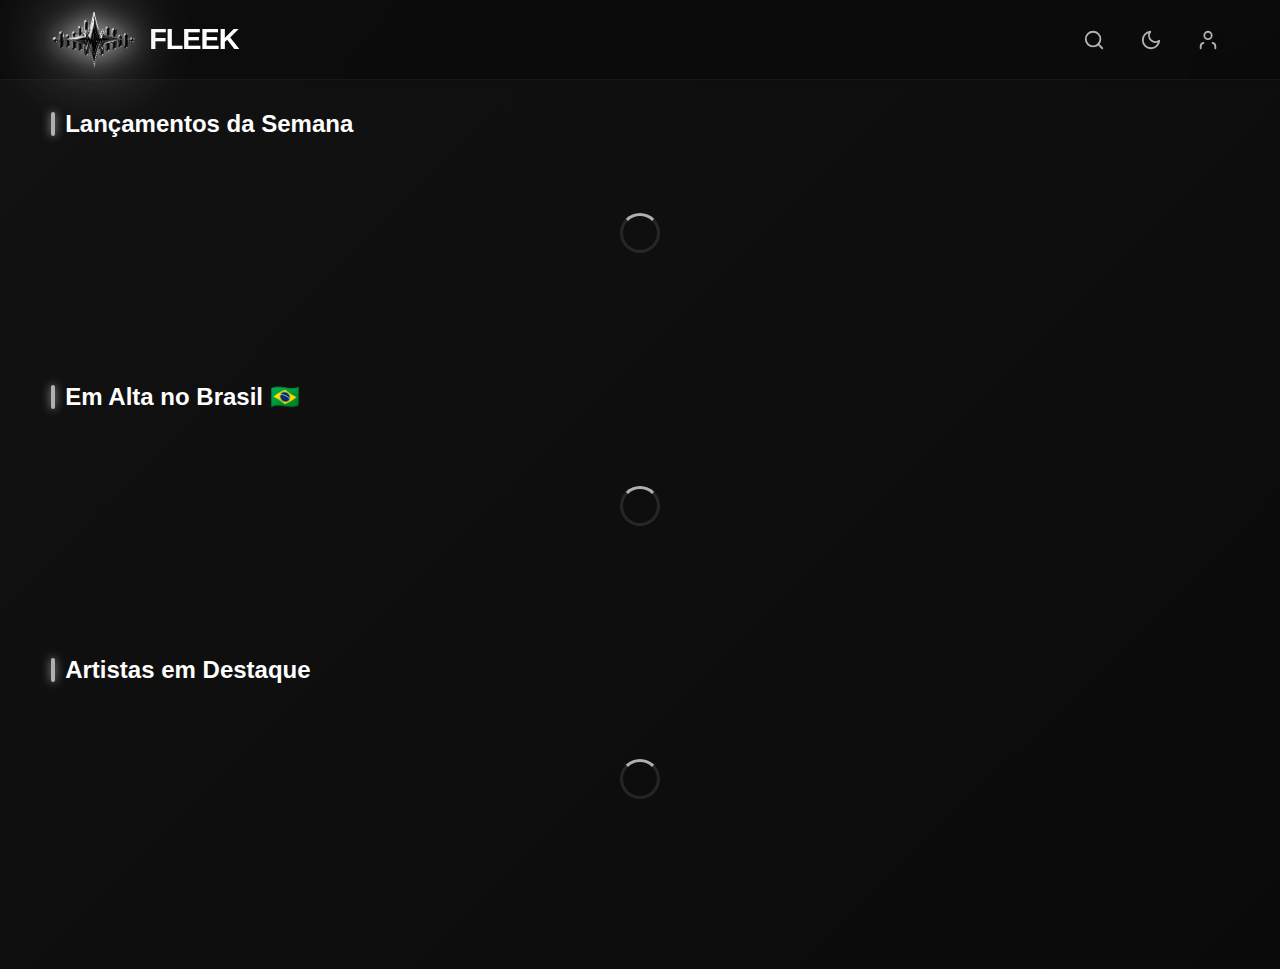
<file: static/index.html>
<!DOCTYPE html>
<html lang="pt-br">

<head>
    <meta charset="UTF-8" />
    <meta name="viewport" content="width=device-width, initial-scale=1.0" />
    <title>FLEEK - A Música Move Você</title>

    <style>
        /* =========================================
           1. VARIÁVEIS E RESET
           ========================================= */
        :root {
            /* --- MODO ESCURO (PADRÃO) --- */
            --bg-color: linear-gradient(135deg, #121212 0%, #0a0a0a 100%);
            --text-color: #ffffff;
            --text-muted: #b3b3b3;

            --card-bg: rgba(255, 255, 255, 0.03);
            --card-hover: rgba(255, 255, 255, 0.1);
            --card-border: rgba(255, 255, 255, 0.05);
            --card-shadow: 0 15px 30px rgba(0, 0, 0, 0.3);

            --header-bg: rgba(10, 10, 10, 0.7);

            --blur-amount: 20px;
            --accent-color: #B0B0B0;
            --font-main: 'Inter', -apple-system, BlinkMacSystemFont, sans-serif;
        }

        :root.light-mode {
            /* --- MODO CLARO (CORRIGIDO) --- */
            --bg-color: linear-gradient(135deg, #f0f2f5 0%, #e6e9f0 100%);

            --text-color: #1a1a1a;
            --text-muted: #555;

            /* Cards: Mais sólidos para não sumirem */
            --card-bg: rgba(255, 255, 255, 0.75);
            --card-hover: rgba(255, 255, 255, 0.95);
            --card-border: rgba(255, 255, 255, 0.8);
            /* Borda branca definida */
            --card-shadow: 0 4px 15px rgba(0, 0, 0, 0.05);
            /* Sombra suave para destacar do fundo */

            --header-bg: rgba(255, 255, 255, 0.75);
        }

        * {
            margin: 0;
            padding: 0;
            box-sizing: border-box;
        }

        body {
            font-family: var(--font-main);
            background: var(--bg-color);
            color: var(--text-color);
            transition: background 0.5s ease, color 0.5s ease;
            min-height: 100vh;
            padding-top: 90px;
            overflow-x: hidden;
        }

        /* Scrollbar Customizada */
        ::-webkit-scrollbar {
            width: 8px;
            height: 8px;
        }

        ::-webkit-scrollbar-track {
            background: transparent;
        }

        ::-webkit-scrollbar-thumb {
            background: rgba(255, 255, 255, 0.2);
            border-radius: 4px;
        }

        ::-webkit-scrollbar-thumb:hover {
            background: rgba(255, 255, 255, 0.4);
        }

        .light-mode ::-webkit-scrollbar-thumb {
            background: rgba(0, 0, 0, 0.2);
        }

        a {
            text-decoration: none;
            color: inherit;
        }

        /* =========================================
           2. HEADER (TOPBAR)
           ========================================= */
        .topbar {
            display: flex;
            justify-content: space-between;
            align-items: center;
            padding: 0 4vw;
            height: 80px;
            background: var(--header-bg);
            backdrop-filter: blur(var(--blur-amount));
            -webkit-backdrop-filter: blur(var(--blur-amount));
            border-bottom: 1px solid var(--card-border);
            position: fixed;
            top: 0;
            left: 0;
            width: 100%;
            z-index: 1000;
            transition: background 0.3s ease, border-color 0.3s ease;
            box-shadow: 0 2px 10px rgba(0, 0, 0, 0.02);
        }

        .logo {
            display: flex;
            align-items: center;
            gap: 12px;
            position: relative;
            transition: all 0.3s ease;
        }

        .logo img {
            height: 60px;
            width: auto;
            object-fit: contain;
            z-index: 1;
            filter: drop-shadow(0 0 12px var(--accent-color)) drop-shadow(0 0 35px var(--accent-color));
            transition: filter 0.3s ease;
        }

        .logo h1 {
            font-size: 1.8rem;
            font-weight: 800;
            letter-spacing: -1px;
            color: var(--text-color);
        }

        /* MENU DE ÍCONES */
        .menu {
            display: flex;
            gap: 15px;
            align-items: center;
        }

        .icon-btn {
            background: transparent;
            border: none;
            cursor: pointer;
            padding: 10px;
            border-radius: 50%;
            display: flex;
            align-items: center;
            justify-content: center;
            color: var(--text-muted);
            transition: all 0.2s ease;
        }

        .icon-btn:hover {
            background: var(--card-hover);
            color: var(--text-color);
            transform: scale(1.05);
        }

        .icon-svg {
            width: 22px;
            height: 22px;
            stroke-width: 2px;
        }

        /* =========================================
           3. CONTEÚDO E CARDS
           ========================================= */
        .content {
            padding: 20px 4vw;
            display: flex;
            flex-direction: column;
            gap: 60px;
            padding-bottom: 100px;
        }

        section h2 {
            font-size: 1.5rem;
            font-weight: 700;
            margin-bottom: 25px;
            color: var(--text-color);
            display: flex;
            align-items: center;
            gap: 10px;
        }

        section h2::before {
            content: '';
            width: 4px;
            height: 24px;
            background: var(--accent-color);
            border-radius: 2px;
            display: block;
            box-shadow: 0 0 10px var(--accent-color);
        }

        /* Scroll Horizontal */
        .scroll {
            display: flex;
            gap: 24px;
            overflow-x: auto;
            padding: 10px 5px 30px 5px;
            scroll-behavior: smooth;
            -webkit-overflow-scrolling: touch;
        }

        .scroll::-webkit-scrollbar {
            height: 6px;
        }

        /* --- CARD DE MÚSICA/ÁLBUM (VISÍVEL NO LIGHT MODE) --- */
        .card {
            background: var(--card-bg);
            border: 1px solid var(--card-border);
            backdrop-filter: blur(15px);
            -webkit-backdrop-filter: blur(15px);

            border-radius: 12px;
            width: 200px;
            flex-shrink: 0;
            padding: 16px;
            transition: all 0.3s cubic-bezier(0.25, 0.8, 0.25, 1);
            cursor: pointer;
            position: relative;
            overflow: hidden;
            box-shadow: var(--card-shadow);
        }

        .card:hover {
            transform: translateY(-8px);
            background: var(--card-hover);
            box-shadow: 0 15px 30px rgba(0, 0, 0, 0.15);
            border-color: var(--accent-color);
        }

        /* Glow Sutil no Hover (Apenas visual) */
        .card:hover::before {
            content: '';
            position: absolute;
            inset: 0;
            background: radial-gradient(circle at center, var(--accent-color), transparent 70%);
            opacity: 0.1;
            z-index: 0;
            pointer-events: none;
        }

        .card-img-wrapper {
            width: 100%;
            aspect-ratio: 1/1;
            border-radius: 8px;
            overflow: hidden;
            margin-bottom: 15px;
            box-shadow: 0 8px 20px rgba(0, 0, 0, 0.2);
            position: relative;
            z-index: 1;
        }

        .card .img {
            width: 100%;
            height: 100%;
            background-size: cover;
            background-position: center;
            transition: transform 0.5s ease;
        }

        .card:hover .img {
            transform: scale(1.08);
        }

        /* BOTÃO PLAY */
        .play-overlay {
            position: absolute;
            inset: 0;
            background: rgba(0, 0, 0, 0.3);
            display: flex;
            align-items: center;
            justify-content: center;
            opacity: 0;
            transition: opacity 0.3s ease;
        }

        .card:hover .play-overlay,
        .card.playing .play-overlay {
            opacity: 1;
        }

        .play-btn-small {
            background-color: var(--accent-color);
            border-radius: 50%;
            display: flex;
            align-items: center;
            justify-content: center;
            box-shadow: 0 4px 15px rgba(0, 0, 0, 0.4);
            transform: translateY(10px);
            transition: transform 0.3s ease;
            width: 45px;
            height: 45px;
        }

        .card:hover .play-btn-small,
        .card.playing .play-btn-small {
            transform: translateY(0);
        }

        .play-btn-small svg {
            fill: #ffffff;
            width: 20px;
            height: 20px;
            margin-left: 3px;
        }

        .card.playing .play-btn-small svg.icon-play {
            display: none;
        }

        .card.playing .play-btn-small svg.icon-pause {
            display: block !important;
            margin-left: 0;
        }

        .card.loading .play-btn-small svg {
            display: none;
        }

        .card.loading .play-btn-small::after {
            content: '';
            width: 20px;
            height: 20px;
            border: 2px solid #fff;
            border-top-color: transparent;
            border-radius: 50%;
            animation: spin 1s infinite linear;
            display: block;
        }

        /* TEXTO DO CARD (SEM GRADIENTE, SÓLIDO) */
        .card h4 {
            font-size: 1rem;
            font-weight: 700;
            color: var(--text-color);
            margin-bottom: 6px;
            white-space: nowrap;
            overflow: hidden;
            text-overflow: ellipsis;
            z-index: 1;
            position: relative;
        }

        .card p {
            font-size: 0.85rem;
            color: var(--text-muted);
            white-space: nowrap;
            overflow: hidden;
            text-overflow: ellipsis;
            z-index: 1;
            position: relative;
        }

        /* --- CARD DE ARTISTA --- */
        .artist-circle {
            display: flex;
            flex-direction: column;
            align-items: center;
            gap: 12px;
            width: 160px;
            flex-shrink: 0;
            text-align: center;
            cursor: pointer;
        }

        .artist-img-container {
            width: 150px;
            height: 150px;
            border-radius: 50%;
            overflow: hidden;
            box-shadow: 0 8px 24px rgba(0, 0, 0, 0.2);
            border: 3px solid transparent;
            transition: border-color 0.3s ease, box-shadow 0.3s ease;
            position: relative;
            z-index: 1;
            background: var(--card-bg);
        }

        .artist-circle:hover .artist-img-container {
            border-color: var(--accent-color);
            box-shadow: 0 0 20px var(--accent-color);
        }

        .artist-img {
            width: 100%;
            height: 100%;
            background-size: cover;
            background-position: center;
            transition: transform 0.5s cubic-bezier(0.25, 0.8, 0.25, 1);
        }

        .artist-circle:hover .artist-img {
            transform: scale(1.1);
        }

        .artist-circle p {
            font-size: 1rem;
            font-weight: 600;
            color: var(--text-color);
            transition: color 0.3s ease;
        }

        .artist-circle:hover p {
            color: var(--accent-color);
        }

        /* --- SEÇÕES DE DETALHES (Nova Navegação) --- */
        .results-grid {
            display: grid;
            grid-template-columns: repeat(auto-fill, minmax(200px, 1fr));
            gap: 24px;
            margin-top: 20px;
        }

        .back-btn {
            display: flex;
            align-items: center;
            gap: 8px;
            padding: 8px 16px;
            background: var(--card-bg);
            border: 1px solid var(--card-border);
            border-radius: 20px;
            color: var(--text-muted);
            cursor: pointer;
            font-size: 0.9rem;
            transition: all 0.3s ease;
        }

        .back-btn:hover {
            background: var(--card-hover);
            color: var(--text-color);
            border-color: var(--accent-color);
        }

        .hidden {
            display: none !important;
        }

        .section-header-details {
            display: flex;
            align-items: center;
            gap: 15px;
            margin-bottom: 10px;
        }

        .section-header-details h2 {
            font-size: 1.5rem;
            font-weight: 700;
            margin: 0;
            color: var(--text-color);
        }


        /* =========================================
           4. EXTRAS
           ========================================= */
        .loader {
            width: 40px;
            height: 40px;
            border: 3px solid rgba(255, 255, 255, 0.1);
            border-top-color: var(--accent-color);
            border-radius: 50%;
            animation: spin 1s linear infinite;
            margin: 40px auto;
        }

        .light-mode .loader {
            border-color: rgba(0, 0, 0, 0.1);
            border-top-color: var(--accent-color);
        }

        @keyframes spin {
            to {
                transform: rotate(360deg);
            }
        }

        /* POPOVER DE TEMAS */
        .theme-popover {
            position: fixed;
            top: 90px;
            right: 4vw;
            background: rgba(20, 20, 20, 0.95);
            border: 1px solid var(--card-border);
            backdrop-filter: blur(30px);
            border-radius: 16px;
            padding: 24px;
            width: 320px;
            z-index: 2000;
            box-shadow: 0 20px 50px rgba(0, 0, 0, 0.5);
            opacity: 0;
            visibility: hidden;
            transform: translateY(10px) scale(0.98);
            transition: all 0.3s cubic-bezier(0.4, 0, 0.2, 1);
        }

        .light-mode .theme-popover {
            background: rgba(255, 255, 255, 0.95);
            box-shadow: 0 10px 40px rgba(0, 0, 0, 0.1);
        }

        .theme-popover.active {
            opacity: 1;
            visibility: visible;
            transform: translateY(0) scale(1);
        }

        .popover-header {
            display: flex;
            justify-content: space-between;
            margin-bottom: 20px;
            align-items: center;
        }

        .popover-header h3 {
            font-size: 1.1rem;
            color: var(--text-color);
        }

        .close-btn {
            background: none;
            border: none;
            color: var(--text-muted);
            font-size: 1.5rem;
            cursor: pointer;
        }

        .theme-toggle {
            background: rgba(255, 255, 255, 0.05);
            padding: 12px;
            border-radius: 8px;
            display: flex;
            justify-content: space-between;
            align-items: center;
            margin-bottom: 20px;
        }

        .light-mode .theme-toggle {
            background: rgba(0, 0, 0, 0.05);
        }

        .color-palette {
            display: grid;
            grid-template-columns: repeat(7, 1fr);
            gap: 8px;
        }

        .color-swatch {
            width: 100%;
            aspect-ratio: 1/1;
            border-radius: 50%;
            cursor: pointer;
            border: 2px solid transparent;
            transition: transform 0.2s;
        }

        .color-swatch:hover {
            transform: scale(1.2);
        }

        .switch {
            position: relative;
            display: inline-block;
            width: 46px;
            height: 26px;
        }

        .switch input {
            display: none;
        }

        .slider {
            position: absolute;
            cursor: pointer;
            top: 0;
            left: 0;
            right: 0;
            bottom: 0;
            background-color: #444;
            transition: .4s;
            border-radius: 34px;
        }

        .slider:before {
            position: absolute;
            content: "";
            height: 20px;
            width: 20px;
            left: 3px;
            bottom: 3px;
            background-color: white;
            transition: .4s;
            border-radius: 50%;
        }

        input:checked+.slider {
            background-color: var(--accent-color);
        }

        input:checked+.slider:before {
            transform: translateX(20px);
        }
    </style>
</head>

<body>

    <!-- HEADER -->
    <header class="topbar">
        <a href="sobrenos.html" class="logo">
            <img src="logopng.png" alt="Fleek Logo">
            <h1>FLEEK</h1>
        </a>

        <!-- MENU (APENAS 3 ÍCONES + PERFIL) -->
        <nav class="menu">
            <!-- Ícone de Busca (Link para busca.html) -->
            <a href="busca.html" class="icon-btn" aria-label="Buscar">
                <svg class="icon-svg" viewBox="0 0 24 24" fill="none" stroke="currentColor" stroke-width="1.6"
                    stroke-linecap="round" stroke-linejoin="round">
                    <circle cx="11" cy="11" r="8"></circle>
                    <line x1="21" y1="21" x2="16.65" y2="16.65"></line>
                </svg>
            </a>

            <!-- Ícone de Tema -->
            <button class="icon-btn" id="btn-theme" aria-label="Tema">
                <svg class="icon-svg" viewBox="0 0 24 24" fill="none" stroke="currentColor" stroke-width="1.6"
                    stroke-linecap="round" stroke-linejoin="round">
                    <path d="M21 12.79A9 9 0 1 1 11.21 3 7 7 0 0 0 21 12.79z"></path>
                </svg>
            </button>

            <!-- Ícone de Perfil -->
            <a href="conta.html" class="icon-btn" aria-label="Perfil">
                <svg class="icon-svg" viewBox="0 0 24 24" fill="none" stroke="currentColor" stroke-width="1.6"
                    stroke-linecap="round" stroke-linejoin="round">
                    <path d="M20 21v-2a4 4 0 0 0-3-3.87"></path>
                    <path d="M4 21v-2a4 4 0 0 1 3-3.87"></path>
                    <circle cx="12" cy="7" r="4"></circle>
                </svg>
            </a>
        </nav>
    </header>

    <!-- POPOVER DE TEMA -->
    <div class="theme-popover" id="theme-popover">
        <div class="popover-header">
            <h3>Aparência</h3>
            <button class="close-btn" id="close-popover">&times;</button>
        </div>
        <div class="theme-toggle">
            <span style="color: var(--text-muted); font-size: 0.9rem;">Modo Claro</span>
            <label class="switch"><input type="checkbox" id="light-dark-toggle"><span class="slider"></span></label>
        </div>
        <div style="margin-top: 15px;">
            <h4
                style="color: var(--text-muted); font-size: 0.8rem; margin-bottom: 10px; text-transform: uppercase; letter-spacing: 1px;">
                Cor de Destaque</h4>
            <div class="color-palette">
                <div class="color-swatch" data-color="#B0B0B0" style="background: #B0B0B0; border: 1px solid #888;"
                    title="Padrão (Prata)"></div>
                <div class="color-swatch" data-color="#9f55ff" style="background: #9f55ff;"></div>
                <div class="color-swatch" data-color="#2563eb" style="background: #2563eb;"></div>
                <div class="color-swatch" data-color="#10b981" style="background: #10b981;"></div>
                <div class="color-swatch" data-color="#f59e0b" style="background: #f59e0b;"></div>
                <div class="color-swatch" data-color="#ef4444" style="background: #ef4444;"></div>
                <div class="color-swatch" data-color="#1a1a1a" style="background: #1a1a1a; border: 1px solid #555;"
                    title="Escuro"></div>
            </div>
        </div>
    </div>

    <!-- MAIN CONTENT -->
    <main class="content">

        <!-- NOVO: SEÇÃO DE DETALHES DO ARTISTA (Oculta por padrão) -->
        <section id="artist-details-section" class="hidden">
            <div class="section-header-details">
                <button class="back-btn" onclick="resetToHome()">
                    <svg width="16" height="16" viewBox="0 0 24 24" fill="none" stroke="currentColor" stroke-width="2"
                        stroke-linecap="round" stroke-linejoin="round">
                        <path d="M19 12H5M12 19l-7-7 7-7" />
                    </svg>
                    Voltar para Home
                </button>
                <h2 id="artist-name-title">Músicas Populares</h2>
            </div>
            <div class="results-grid" id="artist-tracks-grid"></div>
        </section>

        <!-- 1. LANÇAMENTOS DA SEMANA -->
        <section id="new-releases-section">
            <h2>Lançamentos da Semana</h2>
            <div class="scroll" id="recommendations-scroll">
                <div class="loader"></div>
            </div>
        </section>

        <!-- 2. TOP 50 BRASIL -->
        <section id="top-tracks-section">
            <h2>Em Alta no Brasil 🇧🇷</h2>
            <div class="scroll" id="top-tracks-scroll">
                <div class="loader"></div>
            </div>
        </section>

        <!-- 3. ARTISTAS EM DESTAQUE -->
        <section id="top-artists-section">
            <h2>Artistas em Destaque</h2>
            <div class="scroll" id="artists-scroll">
                <div class="loader"></div>
            </div>
        </section>

    </main>

    <script>
        // ==========================================
        // PLAYER DE ÁUDIO HÍBRIDO (Spotify + iTunes Fallback)
        // ==========================================
        let currentAudio = null;
        let currentPlayBtn = null;

        async function getItunesPreview(songName, artistName) {
            try {
                const query = `${songName} ${artistName}`;
                const res = await fetch(`https://itunes.apple.com/search?term=${encodeURIComponent(query)}&media=music&limit=1`);
                const data = await res.json();
                if (data.results && data.results.length > 0) return data.results[0].previewUrl;
                return null;
            } catch (e) { console.error("Erro iTunes:", e); return null; }
        }

        async function playTrack(btn, spotifyPreviewUrl, songName, artistName, spotifyLink) {
            if (currentPlayBtn === btn && currentAudio) {
                if (currentAudio.paused) {
                    currentAudio.play();
                    btn.closest('.card').classList.add('playing');
                } else {
                    currentAudio.pause();
                    btn.closest('.card').classList.remove('playing');
                }
                return;
            }
            if (currentAudio) {
                currentAudio.pause();
                if (currentPlayBtn) currentPlayBtn.closest('.card').classList.remove('playing');
            }

            let audioUrl = spotifyPreviewUrl;
            if (!audioUrl || audioUrl === 'null' || audioUrl === 'undefined') {
                btn.closest('.card').classList.add('loading');
                audioUrl = await getItunesPreview(songName, artistName);
                btn.closest('.card').classList.remove('loading');
            }

            if (audioUrl) {
                currentAudio = new Audio(audioUrl);
                currentPlayBtn = btn;
                currentAudio.play()
                    .then(() => btn.closest('.card').classList.add('playing'))
                    .catch(e => alert("Erro de áudio."));
                currentAudio.onended = () => {
                    btn.closest('.card').classList.remove('playing');
                    currentAudio = null;
                };
            } else {
                if (spotifyLink) window.open(spotifyLink, '_blank');
                else alert("Música indisponível.");
            }
        }

        // ==========================================
        // CONFIGURAÇÃO E API (SPOTIFY)
        // ==========================================
        const clientId = 'acfec55c6b6448c5b8521549f9f1e8dc';
        const clientSecret = '0ebed43e9c404666ad620e84a6813cb6';
        let spotifyToken = null;

        async function getSpotifyToken() {
            if (spotifyToken) return spotifyToken;
            try {
                const res = await fetch('https://accounts.spotify.com/api/token', {
                    method: 'POST',
                    headers: { 'Authorization': 'Basic ' + btoa(clientId + ':' + clientSecret), 'Content-Type': 'application/x-www-form-urlencoded' },
                    body: 'grant_type=client_credentials'
                });
                if (!res.ok) throw new Error('Auth Failed');
                const data = await res.json();
                spotifyToken = data.access_token;
                return spotifyToken;
            } catch (e) { console.error("Token Error:", e); return null; }
        }

        async function getNewReleases(token) {
            try {
                const res = await fetch('https://api.spotify.com/v1/browse/new-releases?country=BR&limit=10', { headers: { 'Authorization': `Bearer ${token}` } });
                const data = await res.json();
                return data.albums.items;
            } catch (e) { return []; }
        }

        async function getTopTracks(token) {
            try {
                const playlistId = '37i9dQZEVXbMXbN3EUUhlg';
                const res = await fetch(`https://api.spotify.com/v1/playlists/${playlistId}/tracks?limit=12`, { headers: { 'Authorization': `Bearer ${token}` } });
                if (res.ok) {
                    const data = await res.json();
                    if (data.items && data.items.length > 0) return data.items.map(item => item.track);
                }
                throw new Error("Playlist Vazia");
            } catch (e) {
                try {
                    const searchRes = await fetch(`https://api.spotify.com/v1/search?q=Top%20Brasil&type=track&market=BR&limit=12`, { headers: { 'Authorization': `Bearer ${token}` } });
                    const searchData = await searchRes.json();
                    return searchData.tracks.items;
                } catch (err) { return []; }
            }
        }

        async function getTopArtists(token) {
            try {
                const tracks = await getTopTracks(token);
                const artistIds = new Set();
                tracks.forEach(t => { if (t && t.artists) t.artists.slice(0, 1).forEach(a => artistIds.add(a.id)); });
                const ids = Array.from(artistIds).slice(0, 10).join(',');
                if (ids) {
                    const res = await fetch(`https://api.spotify.com/v1/artists?ids=${ids}`, { headers: { 'Authorization': `Bearer ${token}` } });
                    if (res.ok) { const data = await res.json(); return data.artists; }
                }
                throw new Error("Ids Vazios");
            } catch (e) {
                try {
                    const searchRes = await fetch(`https://api.spotify.com/v1/search?q=genre:pop&type=artist&market=BR&limit=10`, { headers: { 'Authorization': `Bearer ${token}` } });
                    const searchData = await searchRes.json();
                    return searchData.artists.items;
                } catch (err) { return []; }
            }
        }

        async function getArtistTopTracks(artistId) {
            const token = await getSpotifyToken();
            try {
                const url = `https://api.spotify.com/v1/artists/${artistId}/top-tracks?market=BR`;
                const response = await fetch(url, { headers: { 'Authorization': `Bearer ${token}` } });
                const data = await response.json();
                return data.tracks;
            } catch (e) { console.error(e); return []; }
        }


        // --- FUNÇÕES DE NAVEGAÇÃO DA HOMEPAGE ---

        function toggleMainSections(show) {
            document.getElementById('new-releases-section').style.display = show ? 'block' : 'none';
            document.getElementById('top-tracks-section').style.display = show ? 'block' : 'none';
            document.getElementById('top-artists-section').style.display = show ? 'block' : 'none';
            document.getElementById('artist-details-section').classList.toggle('hidden', show);
        }

        function resetToHome() {
            toggleMainSections(true);
        }

        window.openArtistDetails = async function (artistId, artistName) {
            const container = document.getElementById('artist-tracks-grid');
            container.innerHTML = '<div class="loader"></div>';
            toggleMainSections(false);

            document.getElementById('artist-name-title').innerText = `Top Músicas: ${artistName}`;

            const tracks = await getArtistTopTracks(artistId);
            renderList(tracks, 'artist-tracks-grid', 'track');
        }

        // --- RENDERIZAÇÃO E CRIAÇÃO DE CARDS ---

        function createCard(item, type) {
            const div = document.createElement('div');
            let img = 'https://placehold.co/200?text=No+Img';
            let title = item.name;
            let sub = '';

            if (type === 'artist' || item.type === 'artist') {
                if (item.images && item.images.length > 0) img = item.images[0].url;
                div.className = 'artist-circle';
                div.onclick = () => window.openArtistDetails(item.id, item.name); // CLICÁVEL
                div.innerHTML = `<div class="artist-img-container"><div class="artist-img" style="background-image: url('${img}');"></div></div><p>${title}</p>`;
                return div;
            }

            div.className = 'card';
            if (item.album && item.album.images && item.album.images.length > 0) img = item.album.images[0].url;
            else if (item.images && item.images.length > 0) img = item.images[0].url;

            if (item.artists) sub = item.artists.map(a => a.name).join(', ');

            const previewUrl = item.preview_url;
            const spotifyLink = item.external_urls ? item.external_urls.spotify : '';
            const safeTitle = title.replace(/'/g, "&apos;");
            const safeArtist = sub.replace(/'/g, "&apos;");

            div.innerHTML = `
                <div class="card-img-wrapper">
                    <div class="img" style="background-image: url('${img}');"></div>
                    <div class="play-overlay">
                        <div class="play-btn-small" onclick="playTrack(this, '${previewUrl}', '${safeTitle}', '${safeArtist}', '${spotifyLink}')">
                            <svg class="icon-play" viewBox="0 0 24 24"><path d="M8 5v14l11-7z"/></svg>
                            <svg class="icon-pause" style="display:none;" viewBox="0 0 24 24"><rect x="6" y="4" width="4" height="16"></rect><rect x="14" y="4" width="4" height="16"></rect></svg>
                        </div>
                    </div>
                </div>
                <h4>${title}</h4><p>${sub}</p>
            `;
            return div;
        }

        function renderList(data, containerId, type) {
            const container = document.getElementById(containerId);
            container.innerHTML = '';
            if (!data || data.length === 0) { container.innerHTML = '<p style="color: var(--text-muted); padding:20px;">Indisponível.</p>'; return; }
            data.forEach(item => container.appendChild(createCard(item, type)));
        }

        document.addEventListener('DOMContentLoaded', async () => {
            // Tema
            const root = document.documentElement;
            const themeBtn = document.getElementById('btn-theme');
            const popover = document.getElementById('theme-popover');
            const closePop = document.getElementById('close-popover');

            themeBtn.addEventListener('click', () => popover.classList.toggle('active'));
            closePop.addEventListener('click', () => popover.classList.remove('active'));

            document.getElementById('light-dark-toggle').addEventListener('change', (e) => {
                root.classList.toggle('light-mode');
                localStorage.setItem('fleek-theme', root.classList.contains('light-mode') ? 'light' : 'dark');
            });
            document.querySelectorAll('.color-swatch').forEach(s => {
                s.addEventListener('click', () => {
                    root.style.setProperty('--accent-color', s.dataset.color);
                    localStorage.setItem('fleek-accent-v2', s.dataset.color);
                });
            });

            if (localStorage.getItem('fleek-theme') === 'light') {
                root.classList.add('light-mode');
                document.getElementById('light-dark-toggle').checked = true;
            }
            const savedAccent = localStorage.getItem('fleek-accent-v2');
            if (!savedAccent || savedAccent === '#9f55ff') {
                root.style.setProperty('--accent-color', '#B0B0B0');
            } else {
                root.style.setProperty('--accent-color', savedAccent);
            }

            const token = await getSpotifyToken();
            if (token) {
                const [releases, tracks, artists] = await Promise.all([
                    getNewReleases(token),
                    getTopTracks(token),
                    getTopArtists(token)
                ]);

                renderList(releases, 'recommendations-scroll', 'album');
                renderList(tracks, 'top-tracks-scroll', 'track');
                renderList(artists, 'artists-scroll', 'artist');
            }
        });
    </script>
</body>

</html>
</file>
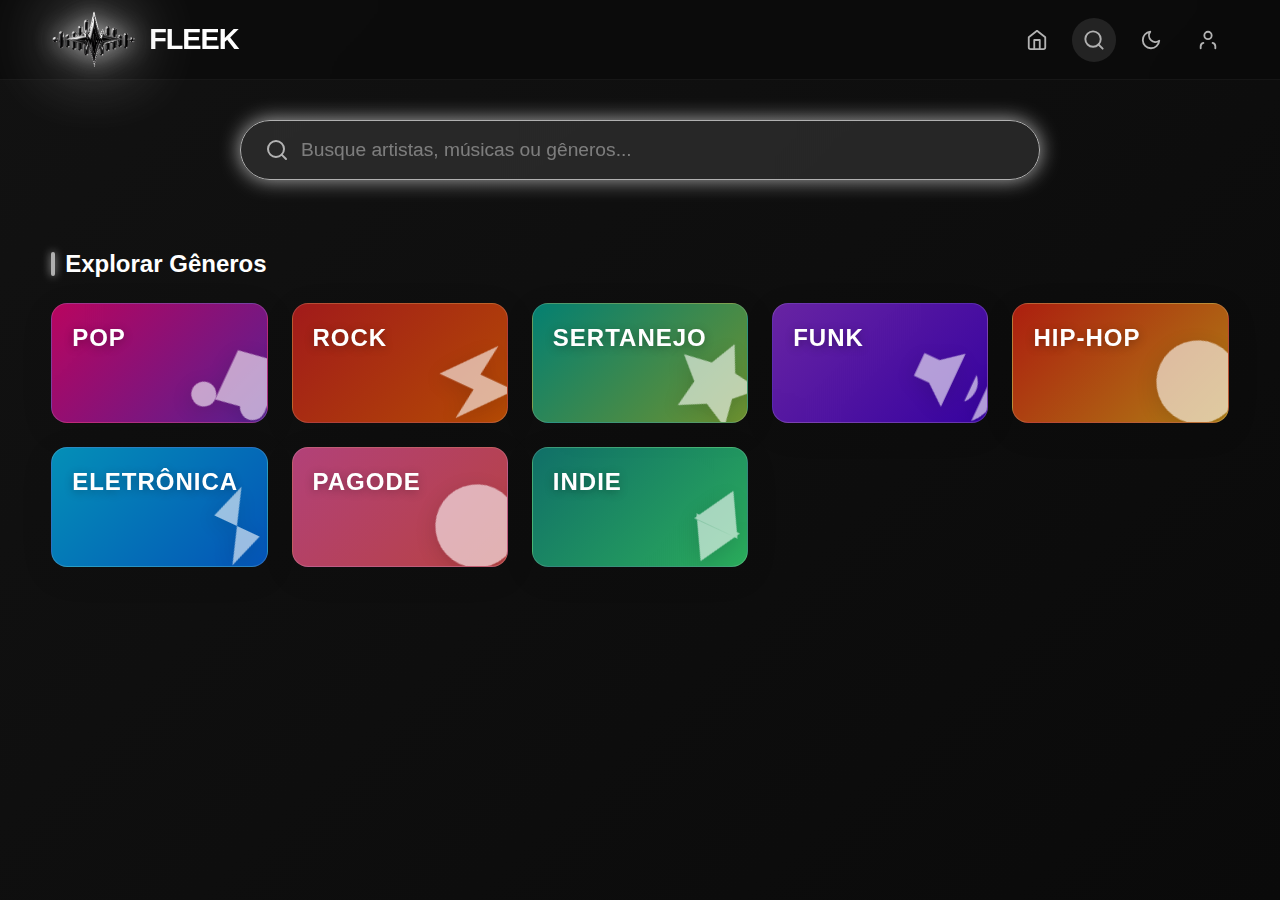
<file: static/busca.html>
<!DOCTYPE html>
<html lang="pt-br">

<head>
    <meta charset="UTF-8" />
    <meta name="viewport" content="width=device-width, initial-scale=1.0" />
    <title>FLEEK - Buscar</title>

    <style>
        /* ==========================================================
           1. ESTILOS GERAIS (Mantendo a base)
           ========================================================== */
        :root {
            --bg-color: linear-gradient(135deg, #121212 0%, #0a0a0a 100%);
            --text-color: #ffffff;
            --text-muted: #b3b3b3;
            --card-bg: rgba(255, 255, 255, 0.03);
            --card-hover: rgba(255, 255, 255, 0.1);
            --card-border: rgba(255, 255, 255, 0.05);
            --blur-amount: 20px;
            --accent-color: #e0e0e0;
            --header-bg: rgba(10, 10, 10, 0.7);
            --input-bg: rgba(255, 255, 255, 0.05);
            --font-main: 'Inter', -apple-system, BlinkMacSystemFont, sans-serif;
        }

        :root.light-mode {
            --bg-color: linear-gradient(135deg, #f5f7fa 0%, #c3cfe2 100%);
            --text-color: #1a1a1a;
            --text-muted: #555;
            --card-bg: rgba(255, 255, 255, 0.7);
            --card-hover: rgba(255, 255, 255, 0.9);
            --card-border: rgba(0, 0, 0, 0.05);
            --header-bg: rgba(255, 255, 255, 0.85);
            --input-bg: rgba(255, 255, 255, 0.3);
        }

        * {
            margin: 0;
            padding: 0;
            box-sizing: border-box;
        }

        body {
            font-family: var(--font-main);
            background: var(--bg-color);
            color: var(--text-color);
            transition: background 0.3s ease, color 0.3s ease;
            min-height: 100vh;
            padding-top: 90px;
            overflow-x: hidden;
        }

        ::-webkit-scrollbar {
            width: 8px;
            height: 8px;
        }

        ::-webkit-scrollbar-track {
            background: transparent;
        }

        ::-webkit-scrollbar-thumb {
            background: rgba(255, 255, 255, 0.2);
            border-radius: 4px;
        }

        ::-webkit-scrollbar-thumb:hover {
            background: rgba(255, 255, 255, 0.4);
        }

        a {
            color: var(--text-color);
            text-decoration: none;
        }

        /* --- HEADER --- */
        .topbar {
            display: flex;
            justify-content: space-between;
            align-items: center;
            padding: 0 4vw;
            height: 80px;
            background: var(--header-bg);
            backdrop-filter: blur(var(--blur-amount));
            -webkit-backdrop-filter: blur(var(--blur-amount));
            border-bottom: 1px solid var(--card-border);
            position: fixed;
            top: 0;
            left: 0;
            width: 100%;
            z-index: 1000;
            transition: background 0.3s ease;
        }

        .logo {
            display: flex;
            align-items: center;
            gap: 12px;
            text-decoration: none;
            position: relative;
            transition: all 0.3s ease;
        }

        /* LOGO COM GLOW CORRIGIDO (Igual Home) */
        .logo img {
            height: 60px;
            width: auto;
            object-fit: contain;
            z-index: 1;
            filter: drop-shadow(0 0 12px var(--accent-color)) drop-shadow(0 0 35px var(--accent-color));
            transition: filter 0.3s ease;
        }

        .logo h1 {
            font-size: 1.8rem;
            font-weight: 800;
            letter-spacing: -1px;
            color: var(--text-color);
        }

        .menu {
            display: flex;
            gap: 15px;
            align-items: center;
        }

        .icon-btn {
            background: transparent;
            border: none;
            cursor: pointer;
            padding: 10px;
            border-radius: 50%;
            display: flex;
            align-items: center;
            justify-content: center;
            color: var(--text-muted);
            transition: all 0.2s ease;
        }

        .icon-btn:hover,
        .icon-btn.active {
            background: var(--card-hover);
            color: var(--text-color);
            transform: scale(1.05);
        }

        .icon-svg {
            width: 22px;
            height: 22px;
            stroke-width: 2px;
        }

        #btn-search-nav .icon-svg {
            stroke: var(--accent-color);
        }

        /* --- CONTEÚDO --- */
        .content {
            padding: 20px 4vw;
            display: flex;
            flex-direction: column;
            gap: 40px;
            max-width: 1400px;
            margin: 0 auto;
            min-height: 80vh;
        }

        /* BARRA DE BUSCA (Glass Effect) */
        .search-bar-container {
            position: relative;
            width: 100%;
            max-width: 800px;
            margin: 10px auto 30px auto;
        }

        .main-search-input {
            width: 100%;
            padding: 18px 25px 18px 60px;
            border-radius: 50px;
            border: 1px solid var(--card-border);
            background-color: var(--input-bg);
            backdrop-filter: blur(12px);
            -webkit-backdrop-filter: blur(12px);
            font-size: 1.2rem;
            color: var(--text-color);
            outline: none;
            transition: all 0.3s ease;
            box-shadow: 0 4px 20px rgba(0, 0, 0, 0.1);
        }

        .main-search-input:focus {
            border-color: var(--accent-color);
            background-color: rgba(255, 255, 255, 0.1);
            /* Sombra dinâmica usando a cor do tema */
            box-shadow: 0 0 20px var(--accent-color);
        }

        /* CORREÇÃO AQUI: Placeholder no Modo Escuro */
        .main-search-input::placeholder {
            color: rgba(255, 255, 255, 0.4);
        }

        /* CORREÇÃO AQUI: Placeholder no Modo Claro */
        :root.light-mode .main-search-input::placeholder {
            color: rgba(0, 0, 0, 0.4);
        }


        .search-icon-svg {
            position: absolute;
            left: 25px;
            top: 50%;
            transform: translateY(-50%);
            width: 24px;
            height: 24px;
            stroke: var(--text-muted);
            pointer-events: none;
            z-index: 2;
        }

        /* --- SEÇÕES --- */
        .section-header {
            display: flex;
            align-items: center;
            gap: 15px;
            margin-bottom: 25px;
        }

        section h2 {
            font-size: 1.5rem;
            font-weight: 700;
            margin: 0;
            color: var(--text-color);
            display: flex;
            align-items: center;
            gap: 10px;
        }

        section h2::before {
            content: '';
            width: 4px;
            height: 24px;
            background: var(--accent-color);
            border-radius: 2px;
            display: block;
            box-shadow: 0 0 8px var(--accent-color);
        }

        .back-btn {
            display: flex;
            align-items: center;
            gap: 8px;
            padding: 8px 16px;
            background: var(--card-bg);
            border: 1px solid var(--card-border);
            border-radius: 20px;
            color: var(--text-muted);
            cursor: pointer;
            font-size: 0.9rem;
            transition: all 0.3s ease;
        }

        .back-btn:hover {
            background: var(--card-hover);
            color: var(--text-color);
            border-color: var(--accent-color);
        }

        .hidden {
            display: none !important;
        }

        .results-grid {
            display: grid;
            grid-template-columns: repeat(auto-fill, minmax(200px, 1fr));
            gap: 24px;
        }

        /* ==========================================================
           NOVOS CARDS DE GÊNERO (DESIGN PREMIUM GLASS)
           ========================================================== */
        .genre-card {
            position: relative;
            border-radius: 16px;
            aspect-ratio: 1.8/1;
            overflow: hidden;
            cursor: pointer;
            transition: transform 0.3s ease, box-shadow 0.3s ease, border-color 0.3s ease;
            display: flex;
            align-items: flex-start;
            padding: 20px;

            /* EFEITO GLASS APLICADO AQUI */
            border: 1px solid rgba(255, 255, 255, 0.15);
            backdrop-filter: blur(12px);
            -webkit-backdrop-filter: blur(12px);
            box-shadow: 0 8px 32px 0 rgba(0, 0, 0, 0.1);
        }

        /* Gradientes Específicos para cada Gênero (Semi-transparentes para o Glass) */
        /* Usando rgba para transparência */
        .genre-pop {
            background: linear-gradient(135deg, rgba(255, 0, 128, 0.7), rgba(121, 40, 202, 0.7));
        }

        .genre-rock {
            background: linear-gradient(135deg, rgba(224, 32, 32, 0.7), rgba(250, 100, 0, 0.7));
        }

        .genre-sertanejo {
            background: linear-gradient(135deg, rgba(0, 176, 155, 0.7), rgba(150, 201, 61, 0.7));
        }

        .genre-funk {
            background: linear-gradient(135deg, rgba(142, 45, 226, 0.7), rgba(74, 0, 224, 0.7));
        }

        .genre-hiphop {
            background: linear-gradient(135deg, rgba(241, 39, 17, 0.7), rgba(245, 175, 25, 0.7));
        }

        .genre-eletronica {
            background: linear-gradient(135deg, rgba(0, 198, 255, 0.7), rgba(0, 114, 255, 0.7));
        }

        .genre-pagode {
            background: linear-gradient(135deg, rgba(248, 87, 166, 0.7), rgba(255, 88, 88, 0.7));
        }

        .genre-indie {
            background: linear-gradient(135deg, rgba(17, 153, 142, 0.7), rgba(56, 239, 125, 0.7));
        }

        /* Hover Effect */
        .genre-card:hover {
            transform: translateY(-5px) scale(1.02);
            box-shadow: 0 15px 30px rgba(0, 0, 0, 0.2);
            border-color: rgba(255, 255, 255, 0.4);
        }

        /* Título do Gênero */
        .genre-card h3 {
            font-size: 1.5rem;
            font-weight: 800;
            color: #fff;
            text-shadow: 0 2px 10px rgba(0, 0, 0, 0.3);
            z-index: 2;
            margin: 0;
            text-transform: uppercase;
            letter-spacing: 1px;
        }

        /* Ícone de Fundo Gigante (Decoração) */
        .genre-icon-bg {
            position: absolute;
            bottom: -10px;
            right: -20px;
            width: 100px;
            height: 100px;
            transform: rotate(25deg);
            opacity: 0.6;
            /* Um pouco mais transparente para o glass */
            filter: drop-shadow(0 5px 10px rgba(0, 0, 0, 0.2));
            transition: transform 0.3s ease;
            z-index: 1;
        }

        /* Animação do ícone no hover */
        .genre-card:hover .genre-icon-bg {
            transform: rotate(15deg) scale(1.1) translate(-5px, -5px);
            opacity: 0.8;
        }

        .genre-icon-bg svg {
            width: 100%;
            height: 100%;
            fill: #fff;
        }

        /* CARDS DE RESULTADO */
        .card {
            background: var(--card-bg);
            border: 1px solid var(--card-border);
            border-radius: 12px;
            width: 100%;
            padding: 16px;
            transition: all 0.3s cubic-bezier(0.25, 0.8, 0.25, 1);
            cursor: pointer;
            position: relative;
            overflow: hidden;
            backdrop-filter: blur(15px);
            -webkit-backdrop-filter: blur(15px);
        }

        .card:hover {
            transform: translateY(-8px);
            background: var(--card-hover);
            box-shadow: 0 15px 30px rgba(0, 0, 0, 0.3);
            border-color: rgba(255, 255, 255, 0.3);
        }

        .card .img {
            width: 100%;
            aspect-ratio: 1/1;
            border-radius: 12px;
            margin-bottom: 12px;
            background-size: cover;
            background-position: center;
            transition: transform 0.5s ease;
        }

        .card:hover .img {
            transform: scale(1.08);
        }

        /* PLAYER STYLES */
        .play-overlay {
            position: absolute;
            inset: 0;
            background: rgba(0, 0, 0, 0.3);
            display: flex;
            align-items: center;
            justify-content: center;
            opacity: 0;
            transition: opacity 0.3s ease;
        }

        .card:hover .play-overlay,
        .card.playing .play-overlay {
            opacity: 1;
        }

        .play-btn-small {
            background-color: var(--accent-color);
            border-radius: 50%;
            display: flex;
            align-items: center;
            justify-content: center;
            box-shadow: 0 4px 15px rgba(0, 0, 0, 0.4);
            transform: translateY(10px);
            transition: transform 0.3s ease;
            width: 45px;
            height: 45px;
        }

        .card:hover .play-btn-small,
        .card.playing .play-btn-small {
            transform: translateY(0);
        }

        .play-btn-small svg {
            fill: #ffffff;
            width: 20px;
            height: 20px;
            margin-left: 3px;
        }

        .card.playing .play-btn-small svg.icon-play {
            display: none;
        }

        .card.playing .play-btn-small svg.icon-pause {
            display: block !important;
            margin-left: 0;
        }

        .card.loading .play-btn-small svg {
            display: none;
        }

        .card.loading .play-btn-small::after {
            content: '';
            width: 20px;
            height: 20px;
            border: 2px solid #fff;
            border-top-color: transparent;
            border-radius: 50%;
            animation: spin 1s infinite linear;
            display: block;
        }

        .card h4 {
            font-size: 1rem;
            font-weight: 600;
            color: var(--text-color);
            margin-bottom: 5px;
            white-space: nowrap;
            overflow: hidden;
            text-overflow: ellipsis;
            z-index: 1;
            position: relative;
        }

        .card p {
            font-size: 0.85rem;
            color: var(--text-muted);
            white-space: nowrap;
            overflow: hidden;
            text-overflow: ellipsis;
            z-index: 1;
            position: relative;
        }

        /* CARDS DE ARTISTA */
        .artist-circle {
            display: flex;
            flex-direction: column;
            align-items: center;
            gap: 10px;
            width: 100%;
            text-align: center;
            cursor: pointer;
        }

        .artist-img-container {
            width: 160px;
            height: 160px;
            border-radius: 50%;
            overflow: hidden;
            box-shadow: 0 8px 24px rgba(0, 0, 0, 0.2);
            border: 3px solid transparent;
            transition: all 0.3s ease;
            background: var(--card-bg);
        }

        .artist-circle:hover .artist-img-container {
            border-color: var(--accent-color);
            box-shadow: 0 10px 30px rgba(0, 0, 0, 0.3);
        }

        .artist-img {
            width: 100%;
            height: 100%;
            background-size: cover;
            background-position: center;
            transition: transform 0.5s ease;
        }

        .artist-circle:hover .artist-img {
            transform: scale(1.1);
        }

        .artist-circle p {
            font-size: 1rem;
            font-weight: 600;
            color: var(--text-color);
            margin-top: 5px;
        }

        .artist-circle:hover p {
            color: var(--accent-color);
        }

        .loader {
            width: 40px;
            height: 40px;
            border: 3px solid rgba(255, 255, 255, 0.1);
            border-top-color: var(--accent-color);
            border-radius: 50%;
            display: block;
            margin: 60px auto;
            animation: spin 1s linear infinite;
        }

        .light-mode .loader {
            border-color: rgba(0, 0, 0, 0.1);
            border-top-color: var(--accent-color);
        }

        @keyframes spin {
            to {
                transform: rotate(360deg);
            }
        }

        /* POPOVER DE TEMAS */
        .theme-popover {
            position: fixed;
            top: 90px;
            right: 4vw;
            background: var(--card-bg);
            border: 1px solid var(--card-border);
            backdrop-filter: blur(30px);
            border-radius: 16px;
            padding: 24px;
            width: 320px;
            z-index: 2000;
            box-shadow: 0 20px 50px rgba(0, 0, 0, 0.3);
            opacity: 0;
            visibility: hidden;
            transform: translateY(10px) scale(0.98);
            transition: all 0.3s cubic-bezier(0.4, 0, 0.2, 1);
        }

        .theme-popover.active {
            opacity: 1;
            visibility: visible;
            transform: translateY(0) scale(1);
        }

        .popover-header {
            display: flex;
            justify-content: space-between;
            margin-bottom: 20px;
            align-items: center;
        }

        .popover-header h3 {
            font-size: 1.1rem;
            color: var(--text-color);
        }

        .close-btn {
            background: none;
            border: none;
            color: var(--text-muted);
            font-size: 1.5rem;
            cursor: pointer;
        }

        .theme-toggle {
            background: rgba(255, 255, 255, 0.05);
            padding: 12px;
            border-radius: 8px;
            display: flex;
            justify-content: space-between;
            align-items: center;
            margin-bottom: 20px;
        }

        .light-mode .theme-toggle {
            background: rgba(0, 0, 0, 0.05);
        }

        .color-palette {
            display: grid;
            grid-template-columns: repeat(7, 1fr);
            gap: 8px;
        }

        .color-swatch {
            width: 100%;
            aspect-ratio: 1/1;
            border-radius: 50%;
            cursor: pointer;
            border: 2px solid transparent;
            transition: transform 0.2s;
        }

        .color-swatch:hover {
            transform: scale(1.2);
        }

        .switch {
            position: relative;
            display: inline-block;
            width: 46px;
            height: 26px;
        }

        .switch input {
            display: none;
        }

        .slider {
            position: absolute;
            cursor: pointer;
            top: 0;
            left: 0;
            right: 0;
            bottom: 0;
            background-color: #444;
            transition: .4s;
            border-radius: 34px;
        }

        .slider:before {
            position: absolute;
            content: "";
            height: 20px;
            width: 20px;
            left: 3px;
            bottom: 3px;
            background-color: white;
            transition: .4s;
            border-radius: 50%;
        }

        input:checked+.slider {
            background-color: var(--accent-color);
        }

        input:checked+.slider:before {
            transform: translateX(20px);
        }
    </style>
</head>

<body>

    <!-- HEADER -->
    <header class="topbar">
        <a href="index.html" class="logo">
            <img src="logopng.png" alt="Fleek Logo">
            <h1>FLEEK</h1>
        </a>

        <nav class="menu">
            <a href="index.html" class="icon-btn" aria-label="Home">
                <svg class="icon-svg" viewBox="0 0 24 24" fill="none" stroke="currentColor" stroke-linecap="round"
                    stroke-linejoin="round">
                    <path d="M3 9l9-7 9 7v11a2 2 0 0 1-2 2H5a2 2 0 0 1-2-2z"></path>
                    <polyline points="9 22 9 12 15 12 15 22"></polyline>
                </svg>
            </a>
            <button class="icon-btn active" id="btn-search-nav" aria-label="Pesquisar">
                <svg class="icon-svg" viewBox="0 0 24 24" fill="none" stroke="currentColor" stroke-width="2"
                    stroke-linecap="round" stroke-linejoin="round">
                    <circle cx="11" cy="11" r="8"></circle>
                    <line x1="21" y1="21" x2="16.65" y2="16.65"></line>
                </svg>
            </button>
            <button class="icon-btn" id="btn-theme" aria-label="Tema">
                <svg class="icon-svg" viewBox="0 0 24 24" fill="none" stroke="currentColor" stroke-width="1.6"
                    stroke-linecap="round" stroke-linejoin="round">
                    <path d="M21 12.79A9 9 0 1 1 11.21 3 7 7 0 0 0 21 12.79z"></path>
                </svg>
            </button>
            <a href="conta.html" class="icon-btn" aria-label="Perfil">
                <svg class="icon-svg" viewBox="0 0 24 24" fill="none" stroke="currentColor" stroke-width="1.6"
                    stroke-linecap="round" stroke-linejoin="round">
                    <path d="M20 21v-2a4 4 0 0 0-3-3.87"></path>
                    <path d="M4 21v-2a4 4 0 0 1 3-3.87"></path>
                    <circle cx="12" cy="7" r="4"></circle>
                </svg>
            </a>
        </nav>
    </header>

    <!-- POPOVER DE TEMA -->
    <div class="theme-popover" id="theme-popover">
        <div class="popover-header">
            <h3>Aparência</h3><button class="close-btn" id="close-popover">&times;</button>
        </div>
        <div class="theme-toggle"><span style="color: var(--text-muted); font-size: 0.9rem;">Modo Claro</span><label
                class="switch"><input type="checkbox" id="light-dark-toggle"><span class="slider"></span></label></div>
        <div style="margin-top: 15px;">
            <h4
                style="color: var(--text-muted); font-size: 0.8rem; margin-bottom: 10px; text-transform: uppercase; letter-spacing: 1px;">
                Cor de Destaque</h4>
            <div class="color-palette">
                <div class="color-swatch" data-color="#B0B0B0" style="background: #B0B0B0; border: 1px solid #888;"
                    title="Padrão (Prata)"></div>
                <div class="color-swatch" data-color="#9f55ff" style="background: #9f55ff;"></div>
                <div class="color-swatch" data-color="#2563eb" style="background: #2563eb;"></div>
                <div class="color-swatch" data-color="#10b981" style="background: #10b981;"></div>
                <div class="color-swatch" data-color="#f59e0b" style="background: #f59e0b;"></div>
                <div class="color-swatch" data-color="#ef4444" style="background: #ef4444;"></div>
                <div class="color-swatch" data-color="#1a1a1a" style="background: #1a1a1a; border: 1px solid #555;"
                    title="Escuro"></div>
            </div>
        </div>
    </div>

    <!-- CONTEÚDO PRINCIPAL -->
    <main class="content">

        <div class="search-bar-container">
            <svg class="search-icon-svg" viewBox="0 0 24 24" fill="none" stroke="currentColor" stroke-width="2"
                stroke-linecap="round" stroke-linejoin="round">
                <circle cx="11" cy="11" r="8"></circle>
                <line x1="21" y1="21" x2="16.65" y2="16.65"></line>
            </svg>
            <input type="text" id="main-search-input" class="main-search-input"
                placeholder="Busque artistas, músicas ou gêneros..." autofocus>
        </div>

        <!-- SEÇÃO 1: GÊNEROS COM ÍCONES SVG -->
        <section id="genre-section">
            <div class="section-header">
                <h2>Explorar Gêneros</h2>
            </div>
            <div class="results-grid">

                <div class="genre-card genre-pop" onclick="searchGenre('Pop')">
                    <h3>Pop</h3>
                    <div class="genre-icon-bg">
                        <svg viewBox="0 0 24 24">
                            <path d="M9 18V5l12-2v13"></path>
                            <circle cx="6" cy="18" r="3"></circle>
                            <circle cx="18" cy="16" r="3"></circle>
                        </svg>
                    </div>
                </div>

                <div class="genre-card genre-rock" onclick="searchGenre('Rock')">
                    <h3>Rock</h3>
                    <div class="genre-icon-bg">
                        <svg viewBox="0 0 24 24">
                            <path d="M13 2L3 14h9l-1 8 10-12h-9l1-8z"></path>
                        </svg>
                    </div>
                </div>

                <div class="genre-card genre-sertanejo" onclick="searchGenre('Sertanejo')">
                    <h3>Sertanejo</h3>
                    <div class="genre-icon-bg">
                        <svg viewBox="0 0 24 24">
                            <path
                                d="M12 2l3.09 6.26L22 9.27l-5 4.87 1.18 6.88L12 17.77l-6.18 3.25L7 14.14 2 9.27l6.91-1.01L12 2z">
                            </path>
                        </svg>
                    </div>
                </div>

                <div class="genre-card genre-funk" onclick="searchGenre('Funk')">
                    <h3>Funk</h3>
                    <div class="genre-icon-bg">
                        <svg viewBox="0 0 24 24">
                            <polygon points="11 5 6 9 2 9 2 15 6 15 11 19 11 5"></polygon>
                            <path d="M15.54 8.46a5 5 0 0 1 0 7.07"></path>
                            <path d="M19.07 4.93a10 10 0 0 1 0 14.14"></path>
                        </svg>
                    </div>
                </div>

                <div class="genre-card genre-hiphop" onclick="searchGenre('Hip-Hop')">
                    <h3>Hip-Hop</h3>
                    <div class="genre-icon-bg">
                        <svg viewBox="0 0 24 24">
                            <circle cx="12" cy="12" r="10"></circle>
                            <circle cx="12" cy="12" r="3"></circle>
                        </svg>
                    </div>
                </div>

                <div class="genre-card genre-eletronica" onclick="searchGenre('Electronic')">
                    <h3>Eletrônica</h3>
                    <div class="genre-icon-bg">
                        <svg viewBox="0 0 24 24">
                            <polyline points="22 12 18 12 15 21 9 3 6 12 2 12"></polyline>
                        </svg>
                    </div>
                </div>

                <div class="genre-card genre-pagode" onclick="searchGenre('Pagode')">
                    <h3>Pagode</h3>
                    <div class="genre-icon-bg">
                        <svg viewBox="0 0 24 24">
                            <path d="M2 12h20"></path>
                            <path d="M12 2v20"></path>
                            <circle cx="12" cy="12" r="10"></circle>
                        </svg>
                    </div>
                </div>

                <div class="genre-card genre-indie" onclick="searchGenre('Indie')">
                    <h3>Indie</h3>
                    <div class="genre-icon-bg">
                        <svg viewBox="0 0 24 24">
                            <path d="M12 2.69l5.74 9.94H6.26L12 2.69zM12 21.31l-5.74-9.94h11.48L12 21.31z"></path>
                        </svg>
                    </div>
                </div>

            </div>
        </section>

        <!-- SEÇÃO 2: RESULTADOS DA BUSCA -->
        <section id="search-results-section" class="hidden">
            <div class="section-header">
                <button class="back-btn" onclick="resetToGenres()">
                    <svg width="16" height="16" viewBox="0 0 24 24" fill="none" stroke="currentColor" stroke-width="2"
                        stroke-linecap="round" stroke-linejoin="round">
                        <path d="M19 12H5M12 19l-7-7 7-7" />
                    </svg>
                    Voltar
                </button>
                <h2 id="search-results-title">Resultados</h2>
            </div>
            <div class="results-grid" id="search-results-grid"></div>
        </section>

        <!-- SEÇÃO 3: DETALHES DO ARTISTA -->
        <section id="artist-details-section" class="hidden">
            <div class="section-header">
                <button class="back-btn" id="back-to-results-btn">
                    <svg width="16" height="16" viewBox="0 0 24 24" fill="none" stroke="currentColor" stroke-width="2"
                        stroke-linecap="round" stroke-linejoin="round">
                        <path d="M19 12H5M12 19l-7-7 7-7" />
                    </svg>
                    Voltar aos resultados
                </button>
                <h2 id="artist-name-title">Músicas Populares</h2>
            </div>
            <div class="results-grid" id="artist-tracks-grid"></div>
        </section>

    </main>

    <script>
        // ==========================================
        // PLAYER DE ÁUDIO HÍBRIDO (iTunes Fallback)
        // ==========================================
        let currentAudio = null;
        let currentPlayBtn = null;

        async function getItunesPreview(songName, artistName) {
            try {
                const query = `${songName} ${artistName}`;
                const res = await fetch(`https://itunes.apple.com/search?term=${encodeURIComponent(query)}&media=music&limit=1`);
                const data = await res.json();
                if (data.results && data.results.length > 0) return data.results[0].previewUrl;
                return null;
            } catch (e) { console.error("Erro iTunes:", e); return null; }
        }

        async function playTrack(btn, spotifyPreviewUrl, songName, artistName, spotifyLink) {
            if (currentPlayBtn === btn && currentAudio) {
                if (currentAudio.paused) {
                    currentAudio.play();
                    btn.closest('.card').classList.add('playing');
                } else {
                    currentAudio.pause();
                    btn.closest('.card').classList.remove('playing');
                }
                return;
            }
            if (currentAudio) {
                currentAudio.pause();
                if (currentPlayBtn) currentPlayBtn.closest('.card').classList.remove('playing');
            }

            let audioUrl = spotifyPreviewUrl;
            if (!audioUrl || audioUrl === 'null' || audioUrl === 'undefined') {
                btn.closest('.card').classList.add('loading');
                audioUrl = await getItunesPreview(songName, artistName);
                btn.closest('.card').classList.remove('loading');
            }

            if (audioUrl) {
                currentAudio = new Audio(audioUrl);
                currentPlayBtn = btn;
                currentAudio.play()
                    .then(() => btn.closest('.card').classList.add('playing'))
                    .catch(e => alert("Erro de áudio."));
                currentAudio.onended = () => {
                    btn.closest('.card').classList.remove('playing');
                    currentAudio = null;
                };
            } else {
                if (spotifyLink) window.open(spotifyLink, '_blank');
                else alert("Música indisponível.");
            }
        }

        // ==========================================
        // CONFIGURAÇÃO E API (SPOTIFY)
        // ==========================================
        const clientId = 'acfec55c6b6448c5b8521549f9f1e8dc';
        const clientSecret = '0ebed43e9c404666ad620e84a6813cb6';
        let spotifyToken = null;
        let searchTimer;

        async function getSpotifyToken() {
            if (spotifyToken) return spotifyToken;
            try {
                const res = await fetch('https://accounts.spotify.com/api/token', {
                    method: 'POST',
                    headers: { 'Authorization': 'Basic ' + btoa(clientId + ':' + clientSecret), 'Content-Type': 'application/x-www-form-urlencoded' },
                    body: 'grant_type=client_credentials'
                });
                if (!res.ok) throw new Error('Auth Failed');
                const data = await res.json();
                spotifyToken = data.access_token;
                return spotifyToken;
            } catch (e) { console.error("Token Error:", e); return null; }
        }

        async function searchSpotify(query) {
            if (!query) return [];
            const token = await getSpotifyToken();
            if (!token) return [];

            try {
                const isGenreSearch = query.includes('genre:');
                const types = isGenreSearch ? 'track' : 'track,album,artist';
                const limit = isGenreSearch ? 30 : 15;
                const url = `https://api.spotify.com/v1/search?q=${encodeURIComponent(query)}&type=${types}&market=BR&limit=${limit}`;
                const response = await fetch(url, { headers: { 'Authorization': `Bearer ${token}` } });
                const data = await response.json();
                if (isGenreSearch) return data.tracks?.items || [];
                return [...(data.artists?.items || []), ...(data.tracks?.items || []), ...(data.albums?.items || [])];
            } catch (e) { return []; }
        }

        async function getArtistTopTracks(artistId) {
            const token = await getSpotifyToken();
            try {
                const url = `https://api.spotify.com/v1/artists/${artistId}/top-tracks?market=BR`;
                const response = await fetch(url, { headers: { 'Authorization': `Bearer ${token}` } });
                const data = await response.json();
                return data.tracks;
            } catch (e) { console.error(e); return []; }
        }

        // --- INTERFACE ---

        function searchGenre(genreName) {
            const input = document.getElementById('main-search-input');
            input.value = genreName;
            performSearch(`genre:"${genreName}"`, `Músicas: ${genreName}`);
        }

        async function openArtistDetails(artistId, artistName) {
            document.getElementById('artist-tracks-grid').innerHTML = '<div class="loader"></div>';
            document.getElementById('search-results-section').classList.add('hidden');
            document.getElementById('genre-section').classList.add('hidden');
            document.getElementById('artist-details-section').classList.remove('hidden');

            document.getElementById('artist-name-title').innerText = `Top Músicas: ${artistName}`;
            const tracks = await getArtistTopTracks(artistId);
            renderResults(tracks, 'artist-tracks-grid');

            document.getElementById('back-to-results-btn').onclick = () => {
                document.getElementById('artist-details-section').classList.add('hidden');
                document.getElementById('search-results-section').classList.remove('hidden');
            };
        }

        function renderResults(results, containerId) {
            const container = document.getElementById(containerId);
            container.innerHTML = '';
            if (results.length === 0) { container.innerHTML = '<p style="color: var(--text-muted);">Nada encontrado.</p>'; return; }

            results.forEach(item => {
                const div = document.createElement('div');
                const images = item.images || (item.album ? item.album.images : []);
                const imgUrl = (images && images.length > 0) ? images[0].url : 'https://placehold.co/300x300/333/ccc?text=No+Img';
                let title = item.name;

                if (item.type === 'artist') {
                    div.className = 'artist-circle';
                    div.onclick = () => openArtistDetails(item.id, item.name);
                    div.innerHTML = `<div class="artist-img-container"><div class="artist-img" style="background-image: url('${imgUrl}')"></div></div><p>${title}</p>`;
                } else {
                    // CARD COM PLAYER
                    div.className = 'card';
                    const artist = item.artists ? item.artists[0].name : item.name;
                    const previewUrl = item.preview_url;
                    const spotifyLink = item.external_urls ? item.external_urls.spotify : '';
                    const safeTitle = title.replace(/'/g, "&apos;");
                    const safeArtist = artist.replace(/'/g, "&apos;");

                    div.innerHTML = `
                        <div class="card-img-wrapper">
                            <div class="img" style="background-image: url('${imgUrl}')"></div>
                            <div class="play-overlay">
                                <div class="play-btn-small" onclick="playTrack(this, '${previewUrl}', '${safeTitle}', '${safeArtist}', '${spotifyLink}')">
                                    <svg class="icon-play" viewBox="0 0 24 24"><path d="M8 5v14l11-7z"/></svg>
                                    <svg class="icon-pause" style="display:none;" viewBox="0 0 24 24"><rect x="6" y="4" width="4" height="16"></rect><rect x="14" y="4" width="4" height="16"></rect></svg>
                                </div>
                            </div>
                        </div>
                        <h4>${title}</h4><p>${artist}</p>
                    `;
                }
                container.appendChild(div);
            });
        }

        async function performSearch(apiQuery, displayLabel) {
            const genreSection = document.getElementById('genre-section');
            const resultsSection = document.getElementById('search-results-section');
            const artistSection = document.getElementById('artist-details-section');
            const grid = document.getElementById('search-results-grid');

            genreSection.classList.add('hidden');
            artistSection.classList.add('hidden');
            resultsSection.classList.remove('hidden');
            grid.innerHTML = '<div class="loader"></div>';
            document.getElementById('search-results-title').innerText = displayLabel || `Resultados para "${apiQuery}"`;

            const results = await searchSpotify(apiQuery);
            renderResults(results, 'search-results-grid');
        }

        function resetToGenres() {
            document.getElementById('main-search-input').value = '';
            document.getElementById('search-results-section').classList.add('hidden');
            document.getElementById('artist-details-section').classList.add('hidden');
            document.getElementById('genre-section').classList.remove('hidden');
        }

        document.addEventListener('DOMContentLoaded', async () => {
            // Tema
            const root = document.documentElement;
            const themeBtn = document.getElementById('btn-theme');
            const popover = document.getElementById('theme-popover');
            const closePop = document.getElementById('close-popover');

            themeBtn.addEventListener('click', () => popover.classList.toggle('active'));
            closePop.addEventListener('click', () => popover.classList.remove('active'));

            document.getElementById('light-dark-toggle').addEventListener('change', (e) => {
                root.classList.toggle('light-mode');
                localStorage.setItem('fleek-theme', root.classList.contains('light-mode') ? 'light' : 'dark');
            });
            document.querySelectorAll('.color-swatch').forEach(s => {
                s.addEventListener('click', () => {
                    root.style.setProperty('--accent-color', s.dataset.color);
                    localStorage.setItem('fleek-accent-v2', s.dataset.color);
                });
            });

            if (localStorage.getItem('fleek-theme') === 'light') {
                root.classList.add('light-mode');
                document.getElementById('light-dark-toggle').checked = true;
            }
            const savedAccent = localStorage.getItem('fleek-accent-v2');
            if (!savedAccent || savedAccent === '#9f55ff') {
                root.style.setProperty('--accent-color', '#B0B0B0'); // Prata padrão
            } else {
                root.style.setProperty('--accent-color', savedAccent);
            }

            await getSpotifyToken();

            const searchInput = document.getElementById('main-search-input');
            searchInput.addEventListener('input', () => {
                clearTimeout(searchTimer);
                const query = searchInput.value.trim();
                if (query === "") { resetToGenres(); return; }
                searchTimer = setTimeout(() => { performSearch(query); }, 500);
            });
        });
    </script>
</body>

</html>
</file>
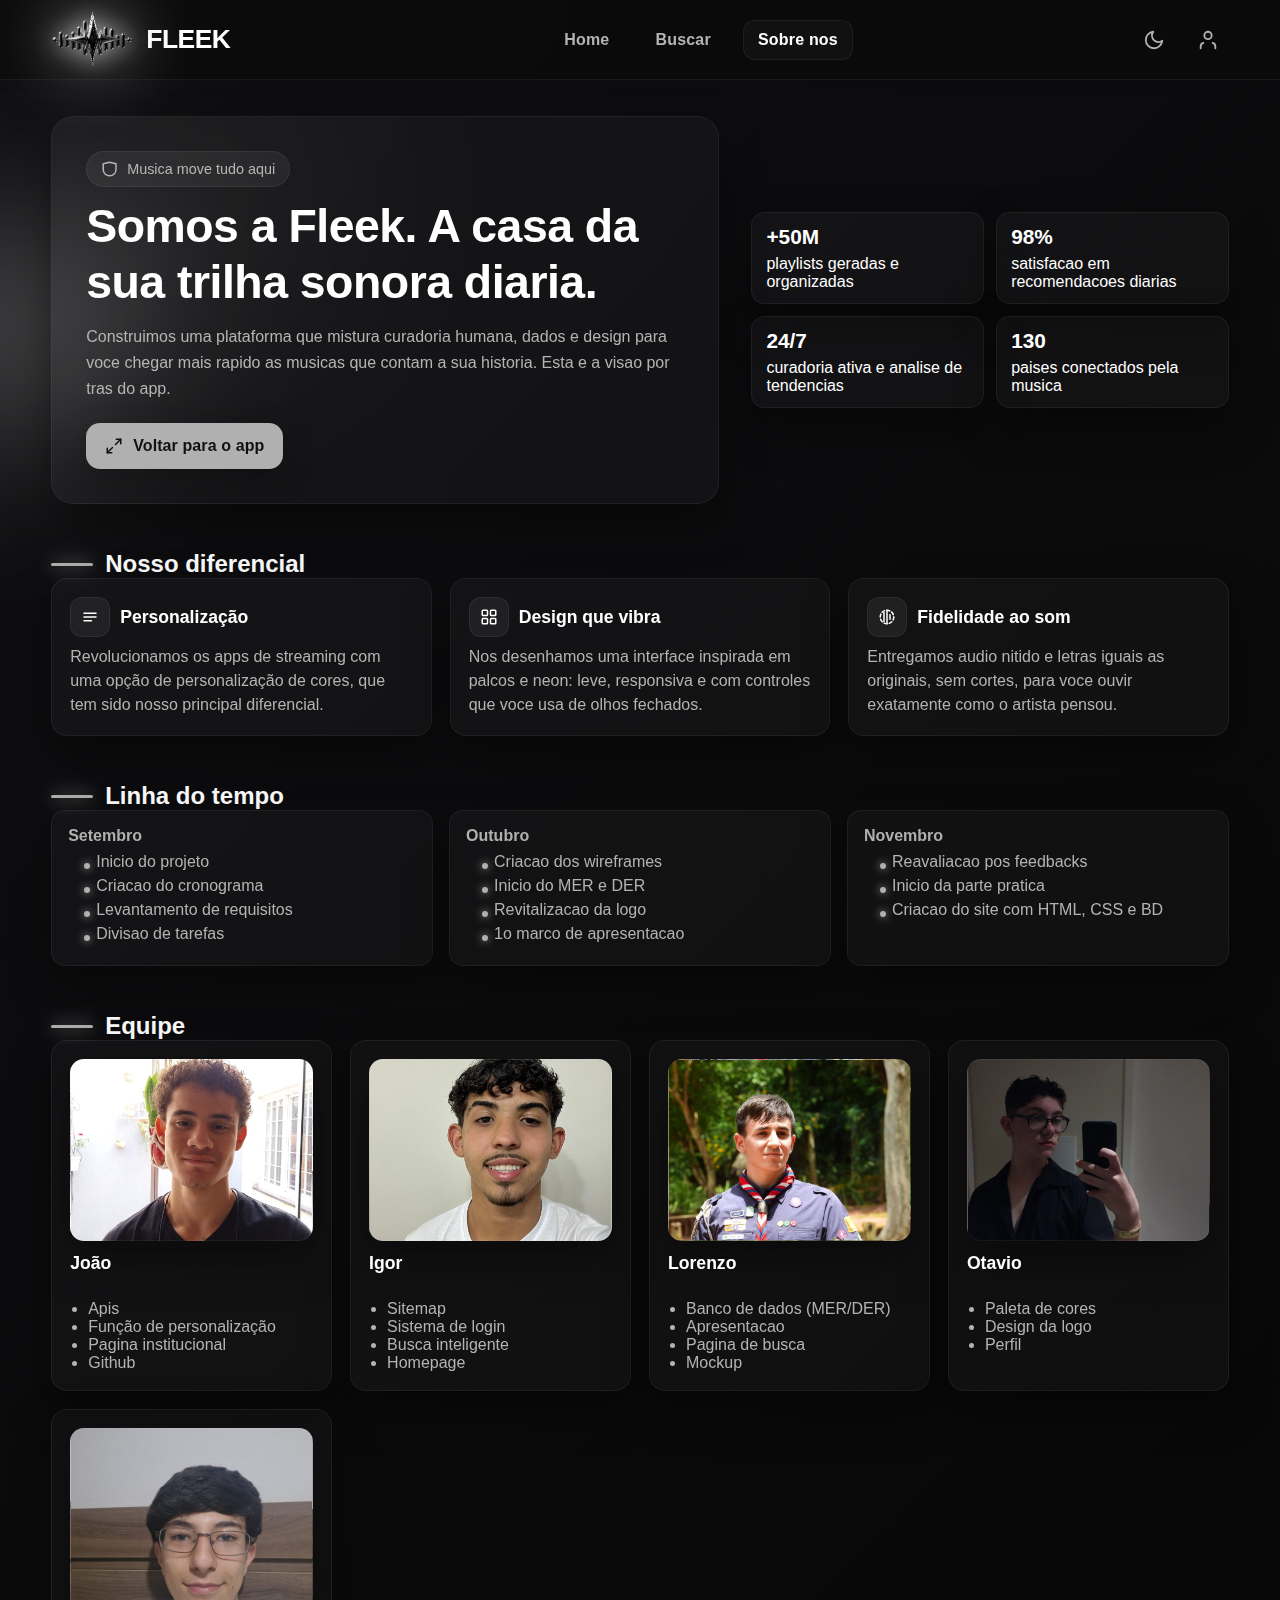
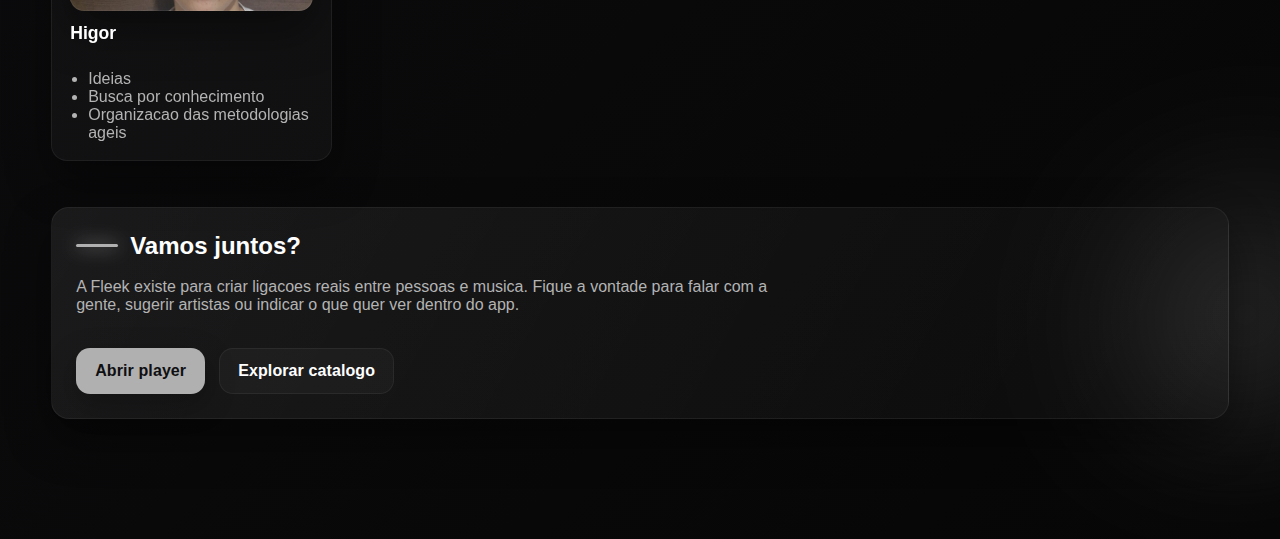
<file: static/sobrenos-standalone.html>
<!DOCTYPE html>
<html lang="pt-br">

<head>
    <meta charset="UTF-8">
    <meta name="viewport" content="width=device-width, initial-scale=1.0">
    <title>Fleek | Sobre nos</title>
    <style>
        /* ---------------------------------------
           1. VARIAVEIS E RESET
        --------------------------------------- */
        :root {
            --bg-color: linear-gradient(135deg, #0f0f12 0%, #060606 100%);
            --text-color: #ffffff;
            --text-muted: #b3b3b3;

            --card-bg: rgba(255, 255, 255, 0.03);
            --card-hover: rgba(255, 255, 255, 0.08);
            --card-border: rgba(255, 255, 255, 0.06);
            --card-shadow: 0 20px 45px rgba(0, 0, 0, 0.4);

            --header-bg: rgba(10, 10, 10, 0.7);
            --blur-amount: 24px;
            --accent-color: #b0b0b0;
            --font-main: 'Inter', -apple-system, BlinkMacSystemFont, sans-serif;
        }

        :root.light-mode {
            --bg-color: linear-gradient(135deg, #edf0f6 0%, #e3e5ec 100%);
            --text-color: #0f0f12;
            --text-muted: #4d4d4d;

            --card-bg: rgba(255, 255, 255, 0.82);
            --card-hover: rgba(255, 255, 255, 0.95);
            --card-border: rgba(0, 0, 0, 0.06);
            --card-shadow: 0 12px 30px rgba(0, 0, 0, 0.08);

            --header-bg: rgba(255, 255, 255, 0.82);
        }

        * {
            margin: 0;
            padding: 0;
            box-sizing: border-box;
        }

        body {
            font-family: var(--font-main);
            background: var(--bg-color);
            color: var(--text-color);
            transition: background 0.4s ease, color 0.4s ease;
            min-height: 100vh;
            padding-top: 90px;
            overflow-x: hidden;
        }

        a {
            color: inherit;
            text-decoration: none;
        }

        /* ---------------------------------------
           2. TOPO E NAVEGACAO
        --------------------------------------- */
        .topbar {
            display: flex;
            justify-content: space-between;
            align-items: center;
            padding: 0 4vw;
            height: 80px;
            background: var(--header-bg);
            backdrop-filter: blur(var(--blur-amount));
            -webkit-backdrop-filter: blur(var(--blur-amount));
            border-bottom: 1px solid var(--card-border);
            position: fixed;
            top: 0;
            left: 0;
            width: 100%;
            z-index: 1000;
            transition: background 0.3s ease, border-color 0.3s ease;
            box-shadow: 0 2px 14px rgba(0, 0, 0, 0.08);
        }

        .logo {
            display: flex;
            align-items: center;
            gap: 12px;
            position: relative;
            transition: all 0.3s ease;
        }

        .logo img {
            height: 58px;
            width: auto;
            object-fit: contain;
            z-index: 1;
            filter: drop-shadow(0 0 12px var(--accent-color)) drop-shadow(0 0 35px var(--accent-color));
            transition: filter 0.3s ease;
        }

        .logo h1 {
            font-size: 1.65rem;
            font-weight: 800;
            letter-spacing: -0.5px;
            color: var(--text-color);
        }

        .nav-links {
            display: flex;
            align-items: center;
            gap: 18px;
            margin-left: 40px;
        }

        .nav-link {
            padding: 10px 14px;
            border-radius: 12px;
            color: var(--text-muted);
            font-weight: 600;
            letter-spacing: 0.2px;
            transition: all 0.2s ease;
        }

        .nav-link:hover {
            color: var(--text-color);
            background: var(--card-hover);
        }

        .nav-link.active {
            color: var(--text-color);
            background: var(--card-bg);
            border: 1px solid var(--card-border);
        }

        .menu {
            display: flex;
            gap: 12px;
            align-items: center;
        }

        .icon-btn {
            background: transparent;
            border: none;
            cursor: pointer;
            padding: 10px;
            border-radius: 14px;
            display: flex;
            align-items: center;
            justify-content: center;
            color: var(--text-muted);
            transition: all 0.2s ease;
        }

        .icon-btn:hover {
            background: var(--card-hover);
            color: var(--text-color);
            transform: translateY(-1px);
        }

        .icon-svg {
            width: 22px;
            height: 22px;
            stroke-width: 2px;
        }

        /* ---------------------------------------
           3. LAYOUT PRINCIPAL
        --------------------------------------- */
        .page-shell {
            position: relative;
            padding: 26px 4vw 120px;
            overflow: hidden;
        }

        .bg-shape {
            position: absolute;
            filter: blur(80px);
            opacity: 0.6;
            z-index: 0;
        }

        .bg-shape.one {
            width: 320px;
            height: 320px;
            border-radius: 50%;
            background: radial-gradient(circle at 30% 30%, var(--accent-color), transparent 60%);
            top: 120px;
            left: -100px;
        }

        .bg-shape.two {
            width: 280px;
            height: 280px;
            border-radius: 50%;
            background: radial-gradient(circle at 70% 70%, #6e6e6e, transparent 65%);
            bottom: 120px;
            right: -70px;
        }

        .content {
            position: relative;
            z-index: 1;
            display: flex;
            flex-direction: column;
            gap: 46px;
        }

        .section-title {
            font-size: 1.5rem;
            font-weight: 800;
            display: flex;
            align-items: center;
            gap: 12px;
        }

        .section-title::before {
            content: '';
            width: 42px;
            height: 3px;
            border-radius: 999px;
            background: var(--accent-color);
            box-shadow: 0 0 18px var(--accent-color);
        }

        /* ---------------------------------------
           4. HERO
        --------------------------------------- */
        .hero {
            display: grid;
            grid-template-columns: 1.4fr 1fr;
            gap: 32px;
            align-items: center;
        }

        .hero-card {
            background: var(--card-bg);
            border: 1px solid var(--card-border);
            box-shadow: var(--card-shadow);
            backdrop-filter: blur(18px);
            -webkit-backdrop-filter: blur(18px);
            border-radius: 22px;
            padding: 34px;
            position: relative;
            overflow: hidden;
        }

        .hero-card::after {
            content: '';
            position: absolute;
            inset: 0;
            background: radial-gradient(circle at 20% 20%, rgba(255, 255, 255, 0.04), transparent 50%);
            pointer-events: none;
        }

        .pill {
            display: inline-flex;
            align-items: center;
            gap: 8px;
            padding: 8px 14px;
            border-radius: 999px;
            background: rgba(255, 255, 255, 0.06);
            color: var(--text-muted);
            font-size: 0.9rem;
            border: 1px solid var(--card-border);
        }

        .hero h1 {
            font-size: clamp(2.2rem, 4vw, 2.9rem);
            margin: 12px 0 14px;
            line-height: 1.2;
            letter-spacing: -0.5px;
        }

        .hero p {
            color: var(--text-muted);
            font-size: 1rem;
            max-width: 640px;
            line-height: 1.6;
        }

        .actions {
            margin-top: 22px;
            display: flex;
            gap: 14px;
            flex-wrap: wrap;
        }

        .btn {
            display: inline-flex;
            align-items: center;
            gap: 10px;
            padding: 13px 18px;
            border-radius: 14px;
            font-weight: 700;
            letter-spacing: 0.1px;
            border: 1px solid transparent;
            cursor: pointer;
            transition: all 0.25s ease;
        }

        .btn.primary {
            background: var(--accent-color);
            color: #0f0f12;
            box-shadow: 0 10px 30px rgba(0, 0, 0, 0.25);
        }

        .btn.primary:hover {
            transform: translateY(-1px);
            box-shadow: 0 16px 32px rgba(0, 0, 0, 0.3);
        }

        .btn.ghost {
            background: var(--card-bg);
            border-color: var(--card-border);
            color: var(--text-color);
        }

        .btn.ghost:hover {
            background: var(--card-hover);
        }

        .badge-grid {
            display: grid;
            grid-template-columns: repeat(auto-fit, minmax(160px, 1fr));
            gap: 12px;
        }

        .badge {
            padding: 12px 14px;
            border-radius: 14px;
            background: var(--card-bg);
            border: 1px solid var(--card-border);
            display: flex;
            flex-direction: column;
            gap: 6px;
            box-shadow: var(--card-shadow);
        }

        .badge strong {
            font-size: 1.3rem;
        }
        /* ---------------------------------------
           5. CARTOES E GRADE
        --------------------------------------- */
        .grid {
            display: grid;
            grid-template-columns: repeat(auto-fit, minmax(260px, 1fr));
            gap: 18px;
        }

        .card {
            background: var(--card-bg);
            border: 1px solid var(--card-border);
            border-radius: 16px;
            padding: 18px;
            box-shadow: var(--card-shadow);
            transition: all 0.25s ease;
            position: relative;
            overflow: hidden;
        }

        .card:hover {
            transform: translateY(-6px);
            background: var(--card-hover);
            border-color: var(--accent-color);
        }

        .card h3 {
            font-size: 1.1rem;
            margin-bottom: 8px;
            display: flex;
            align-items: center;
            gap: 10px;
        }

        .card p {
            color: var(--text-muted);
            line-height: 1.5;
        }

        .icon-circle {
            width: 40px;
            height: 40px;
            border-radius: 12px;
            display: inline-flex;
            align-items: center;
            justify-content: center;
            background: rgba(255, 255, 255, 0.06);
            border: 1px solid var(--card-border);
            color: var(--text-color);
        }

        .member-card {
            display: flex;
            flex-direction: column;
            gap: 12px;
        }

        .member-photo {
            width: 100%;
            aspect-ratio: 4/3;
            border-radius: 14px;
            background-size: cover;
            background-position: center;
            border: 1px solid var(--card-border);
            box-shadow: var(--card-shadow);
        }

        /* ---------------------------------------
           6. LINHA DO TEMPO
        --------------------------------------- */
        .timeline {
            display: grid;
            grid-template-columns: repeat(auto-fit, minmax(200px, 1fr));
            gap: 16px;
        }

        .timeline-item {
            background: var(--card-bg);
            border: 1px solid var(--card-border);
            padding: 16px;
            border-radius: 14px;
            position: relative;
            box-shadow: var(--card-shadow);
        }

        .timeline-item strong {
            color: var(--accent-color);
            display: block;
            margin-bottom: 6px;
        }

        .timeline-item ul {
            margin: 8px 0 0;
            padding-left: 16px;
            color: var(--text-muted);
            list-style: none;
        }

        .timeline-item li {
            margin: 6px 0;
            position: relative;
            padding-left: 12px;
        }

        .timeline-item li::before {
            content: '';
            position: absolute;
            left: 0;
            top: 10px;
            width: 6px;
            height: 6px;
            border-radius: 50%;
            background: var(--accent-color);
            box-shadow: 0 0 8px var(--accent-color);
        }

        /* ---------------------------------------
           7. BLOCO FINAL
        --------------------------------------- */
        .cta-block {
            background: linear-gradient(120deg, rgba(255, 255, 255, 0.07), rgba(255, 255, 255, 0.02));
            border: 1px solid var(--card-border);
            border-radius: 18px;
            padding: 24px;
            box-shadow: var(--card-shadow);
            display: flex;
            flex-direction: column;
            gap: 12px;
            align-items: flex-start;
        }

        /* ---------------------------------------
           8. POPOVER DE TEMA
        --------------------------------------- */
        .theme-popover {
            position: fixed;
            top: 90px;
            right: 4vw;
            background: rgba(20, 20, 20, 0.95);
            border: 1px solid var(--card-border);
            backdrop-filter: blur(30px);
            border-radius: 16px;
            padding: 22px;
            width: 300px;
            z-index: 2000;
            box-shadow: 0 20px 50px rgba(0, 0, 0, 0.5);
            opacity: 0;
            visibility: hidden;
            transform: translateY(10px) scale(0.98);
            transition: all 0.3s cubic-bezier(0.4, 0, 0.2, 1);
        }

        .light-mode .theme-popover {
            background: rgba(255, 255, 255, 0.95);
            box-shadow: 0 10px 40px rgba(0, 0, 0, 0.1);
        }

        .theme-popover.active {
            opacity: 1;
            visibility: visible;
            transform: translateY(0) scale(1);
        }

        .popover-header {
            display: flex;
            justify-content: space-between;
            margin-bottom: 16px;
            align-items: center;
        }

        .popover-header h3 {
            font-size: 1rem;
            color: var(--text-color);
        }

        .close-btn {
            background: none;
            border: none;
            color: var(--text-muted);
            font-size: 1.5rem;
            cursor: pointer;
        }

        .theme-toggle {
            background: rgba(255, 255, 255, 0.05);
            padding: 12px;
            border-radius: 10px;
            display: flex;
            justify-content: space-between;
            align-items: center;
            margin-bottom: 16px;
        }

        .light-mode .theme-toggle {
            background: rgba(0, 0, 0, 0.05);
        }

        .color-palette {
            display: grid;
            grid-template-columns: repeat(7, 1fr);
            gap: 8px;
        }

        .color-swatch {
            width: 100%;
            aspect-ratio: 1/1;
            border-radius: 50%;
            cursor: pointer;
            border: 2px solid transparent;
            transition: transform 0.2s;
        }

        .color-swatch:hover {
            transform: scale(1.14);
        }

        .switch {
            position: relative;
            display: inline-block;
            width: 46px;
            height: 26px;
        }

        .switch input {
            display: none;
        }

        .slider {
            position: absolute;
            cursor: pointer;
            top: 0;
            left: 0;
            right: 0;
            bottom: 0;
            background-color: #444;
            transition: .4s;
            border-radius: 34px;
        }

        .slider:before {
            position: absolute;
            content: "";
            height: 20px;
            width: 20px;
            left: 3px;
            bottom: 3px;
            background-color: white;
            transition: .4s;
            border-radius: 50%;
        }

        input:checked+.slider {
            background-color: var(--accent-color);
        }

        input:checked+.slider:before {
            transform: translateX(20px);
        }

        /* ---------------------------------------
           9. RESPONSIVIDADE
        --------------------------------------- */
        @media (max-width: 900px) {
            .hero {
                grid-template-columns: 1fr;
            }

            .nav-links {
                display: none;
            }

            .topbar {
                padding: 0 18px;
            }
        }

        @media (max-width: 640px) {
            .badge-grid {
                grid-template-columns: repeat(auto-fit, minmax(140px, 1fr));
            }
        }
    </style>
</head>
<body>
    <header class="topbar">
        <a href="index.html" class="logo">
            <img src="logopng.png" alt="Fleek Logo">
            <h1>FLEEK</h1>
        </a>

        <nav class="nav-links">
            <a href="index.html" class="nav-link">Home</a>
            <a href="busca.html" class="nav-link">Buscar</a>
            <a href="sobrenos-standalone.html" class="nav-link active">Sobre nos</a>
        </nav>

        <div class="menu">
            <button class="icon-btn" id="btn-theme" aria-label="Tema">
                <svg class="icon-svg" viewBox="0 0 24 24" fill="none" stroke="currentColor" stroke-width="1.6"
                    stroke-linecap="round" stroke-linejoin="round">
                    <path d="M21 12.79A9 9 0 1 1 11.21 3 7 7 0 0 0 21 12.79z"></path>
                </svg>
            </button>

            <a href="conta.html" class="icon-btn" aria-label="Perfil">
                <svg class="icon-svg" viewBox="0 0 24 24" fill="none" stroke="currentColor" stroke-width="1.6"
                    stroke-linecap="round" stroke-linejoin="round">
                    <path d="M20 21v-2a4 4 0 0 0-3-3.87"></path>
                    <path d="M4 21v-2a4 4 0 0 1 3-3.87"></path>
                    <circle cx="12" cy="7" r="4"></circle>
                </svg>
            </a>
        </div>
    </header>

    <div class="theme-popover" id="theme-popover">
        <div class="popover-header">
            <h3>Aparencia</h3>
            <button class="close-btn" id="close-popover">&times;</button>
        </div>
        <div class="theme-toggle">
            <span style="color: var(--text-muted); font-size: 0.9rem;">Modo Claro</span>
            <label class="switch">
                <input type="checkbox" id="light-dark-toggle">
                <span class="slider"></span>
            </label>
        </div>
        <div style="margin-top: 10px;">
            <h4 style="color: var(--text-muted); font-size: 0.8rem; margin-bottom: 10px; text-transform: uppercase; letter-spacing: 1px;">
                Cor de Destaque</h4>
            <div class="color-palette">
                <div class="color-swatch" data-color="#b0b0b0" style="background: #b0b0b0; border: 1px solid #888;" title="Prata"></div>
                <div class="color-swatch" data-color="#9f55ff" style="background: #9f55ff;"></div>
                <div class="color-swatch" data-color="#2563eb" style="background: #2563eb;"></div>
                <div class="color-swatch" data-color="#10b981" style="background: #10b981;"></div>
                <div class="color-swatch" data-color="#f59e0b" style="background: #f59e0b;"></div>
                <div class="color-swatch" data-color="#ef4444" style="background: #ef4444;"></div>
                <div class="color-swatch" data-color="#1a1a1a" style="background: #1a1a1a; border: 1px solid #555;" title="Escuro"></div>
            </div>
        </div>
    </div>

    <main class="page-shell">
        <div class="bg-shape one"></div>
        <div class="bg-shape two"></div>

        <div class="content">
            <section class="hero">
                <div class="hero-card">
                    <span class="pill">
                        <svg width="18" height="18" viewBox="0 0 24 24" fill="none" stroke="currentColor" stroke-width="2" stroke-linecap="round" stroke-linejoin="round">
                            <path d="M11.5 21a8.38 8.38 0 0 0 8.5-8.5V5l-8.5-2L3 5v7.5a8.38 8.38 0 0 0 8.5 8.5z" />
                        </svg>
                        Musica move tudo aqui
                    </span>
                    <h1>Somos a Fleek. A casa da sua trilha sonora diaria.</h1>
                    <p>Construimos uma plataforma que mistura curadoria humana, dados e design para voce chegar mais rapido as musicas que contam a sua historia. Esta e a visao por tras do app.</p>
                    <div class="actions">
                        <a href="index.html" class="btn primary">
                            <svg width="18" height="18" viewBox="0 0 24 24" fill="none" stroke="currentColor" stroke-width="2" stroke-linecap="round" stroke-linejoin="round">
                                <polyline points="15 3 21 3 21 9" />
                                <polyline points="9 21 3 21 3 15" />
                                <line x1="21" y1="3" x2="14" y2="10" />
                                <line x1="3" y1="21" x2="10" y2="14" />
                            </svg>
                            Voltar para o app
                        </a>
                    </div>
                </div>

                <div class="badge-grid">
                    <div class="badge">
                        <strong>+50M</strong>
                        <span class="text-muted">playlists geradas e organizadas</span>
                    </div>
                    <div class="badge">
                        <strong>98%</strong>
                        <span class="text-muted">satisfacao em recomendacoes diarias</span>
                    </div>
                    <div class="badge">
                        <strong>24/7</strong>
                        <span class="text-muted">curadoria ativa e analise de tendencias</span>
                    </div>
                    <div class="badge">
                        <strong>130</strong>
                        <span class="text-muted">paises conectados pela musica</span>
                    </div>
                </div>
            </section>
            <section>
                <h2 class="section-title">Nosso diferencial</h2>
                <div class="grid">
                    <div class="card">
                        <h3><span class="icon-circle">
                                <svg width="18" height="18" viewBox="0 0 24 24" fill="none" stroke="currentColor" stroke-width="2" stroke-linecap="round" stroke-linejoin="round">
                                    <path d="M4 7h16" />
                                    <path d="M4 12h16" />
                                    <path d="M4 17h10" />
                                </svg>
                            </span>Personalização</h3>
                        <p>Revolucionamos os apps de streaming com uma opção de personalização de cores, que tem sido nosso principal diferencial.</p>
                    </div>
                    <div class="card">
                        <h3><span class="icon-circle">
                                <svg width="18" height="18" viewBox="0 0 24 24" fill="none" stroke="currentColor" stroke-width="2" stroke-linecap="round" stroke-linejoin="round">
                                    <rect x="3" y="3" width="7" height="7" rx="1" />
                                    <rect x="14" y="3" width="7" height="7" rx="1" />
                                    <rect x="3" y="14" width="7" height="7" rx="1" />
                                    <rect x="14" y="14" width="7" height="7" rx="1" />
                                </svg>
                            </span>Design que vibra</h3>
                        <p>Nos desenhamos uma interface inspirada em palcos e neon: leve, responsiva e com controles que voce usa de olhos fechados.</p>
                    </div>
                    <div class="card">
                        <h3><span class="icon-circle">
                                <svg width="18" height="18" viewBox="0 0 24 24" fill="none" stroke="currentColor" stroke-width="2" stroke-linecap="round" stroke-linejoin="round">
                                    <path d="M12 3v18" />
                                    <path d="M8 6v12" />
                                    <path d="M16 9v6" />
                                    <circle cx="12" cy="12" r="9" stroke-dasharray="4 3" />
                                </svg>
                            </span>Fidelidade ao som</h3>
                        <p>Entregamos audio nitido e letras iguais as originais, sem cortes, para voce ouvir exatamente como o artista pensou.</p>
                    </div>
                </div>
            </section>

            <section>
                <h2 class="section-title">Linha do tempo</h2>
                <div class="timeline">
                    <div class="timeline-item">
                        <strong>Setembro</strong>
                        <ul>
                            <li>Inicio do projeto</li>
                            <li>Criacao do cronograma</li>
                            <li>Levantamento de requisitos</li>
                            <li>Divisao de tarefas</li>
                        </ul>
                    </div>
                    <div class="timeline-item">
                        <strong>Outubro</strong>
                        <ul>
                            <li>Criacao dos wireframes</li>
                            <li>Inicio do MER e DER</li>
                            <li>Revitalizacao da logo</li>
                            <li>1o marco de apresentacao</li>
                        </ul>
                    </div>
                    <div class="timeline-item">
                        <strong>Novembro</strong>
                        <ul>
                            <li>Reavaliacao pos feedbacks</li>
                            <li>Inicio da parte pratica</li>
                            <li>Criacao do site com HTML, CSS e BD</li>
                        </ul>
                    </div>
                </div>
            </section>

            <section>
                <h2 class="section-title">Equipe</h2>
                <div class="grid">
                    <div class="card member-card">
                        <div class="member-photo" style="background-image: url('joao.png');"></div>
                        <h3>João</h3>
                        <ul style="color: var(--text-muted); padding-left: 18px; margin-top: 6px; list-style: disc;">
                            <li>Apis</li>
                            <li>Função de personalização</li>
                            <li>Pagina institucional</li>
                            <li>Github</li>
                        </ul>
                    </div>
                    <div class="card member-card">
                        <div class="member-photo" style="background-image: url('Igor.jpeg');"></div>
                        <h3>Igor</h3>
                        <ul style="color: var(--text-muted); padding-left: 18px; margin-top: 6px; list-style: disc;">
                            <li>Sitemap</li>
                            <li>Sistema de login</li>
                            <li>Busca inteligente</li>
                            <li>Homepage</li>
                        </ul>
                    </div>
                    <div class="card member-card">
                        <div class="member-photo" style="background-image: url('Lorenzo.jpeg');"></div>
                        <h3>Lorenzo</h3>
                        <ul style="color: var(--text-muted); padding-left: 18px; margin-top: 6px; list-style: disc;">
                            <li>Banco de dados (MER/DER)</li>
                            <li>Apresentacao</li>
                            <li>Pagina de busca</li>
                            <li>Mockup</li>
                        </ul>
                    </div>
                    <div class="card member-card">
                        <div class="member-photo" style="background-image: url('Ottavio.jpeg');"></div>
                        <h3>Otavio</h3>
                        <ul style="color: var(--text-muted); padding-left: 18px; margin-top: 6px; list-style: disc;">
                            <li>Paleta de cores</li>
                            <li>Design da logo</li>
                            <li>Perfil</li>
                        </ul>
                    </div>
                    <div class="card member-card">
                        <div class="member-photo" style="background-image: url('Higor.jpeg');"></div>
                        <h3>Higor</h3>
                        <ul style="color: var(--text-muted); padding-left: 18px; margin-top: 6px; list-style: disc;">
                            <li>Ideias</li>
                            <li>Busca por conhecimento</li>
                            <li>Organizacao das metodologias ageis</li>
                        </ul>
                    </div>
                </div>
            </section>

            <section>
                <div class="cta-block">
                    <h2 class="section-title" style="margin-bottom: 6px;">Vamos juntos?</h2>
                    <p style="color: var(--text-muted); max-width: 720px;">A Fleek existe para criar ligacoes reais entre pessoas e musica. Fique a vontade para falar com a gente, sugerir artistas ou indicar o que quer ver dentro do app.</p>
                    <div class="actions">
                        <a href="index.html" class="btn primary">Abrir player</a>
                        <a href="busca.html" class="btn ghost">Explorar catalogo</a>
                    </div>
                </div>
            </section>
        </div>
    </main>
    <script>
        const root = document.documentElement;
        const themeBtn = document.getElementById('btn-theme');
        const popover = document.getElementById('theme-popover');
        const closePop = document.getElementById('close-popover');

        themeBtn.addEventListener('click', () => popover.classList.toggle('active'));
        closePop.addEventListener('click', () => popover.classList.remove('active'));

        document.getElementById('light-dark-toggle').addEventListener('change', (e) => {
            root.classList.toggle('light-mode');
            localStorage.setItem('fleek-theme', root.classList.contains('light-mode') ? 'light' : 'dark');
        });

        document.querySelectorAll('.color-swatch').forEach(s => {
            s.addEventListener('click', () => {
                root.style.setProperty('--accent-color', s.dataset.color);
                localStorage.setItem('fleek-accent-v2', s.dataset.color);
            });
        });

        if (localStorage.getItem('fleek-theme') === 'light') {
            root.classList.add('light-mode');
            document.getElementById('light-dark-toggle').checked = true;
        }

        const savedAccent = localStorage.getItem('fleek-accent-v2');
        if (!savedAccent || savedAccent === '#9f55ff') {
            root.style.setProperty('--accent-color', '#b0b0b0');
        } else {
            root.style.setProperty('--accent-color', savedAccent);
        }
    </script>
</body>

</html>
</file>
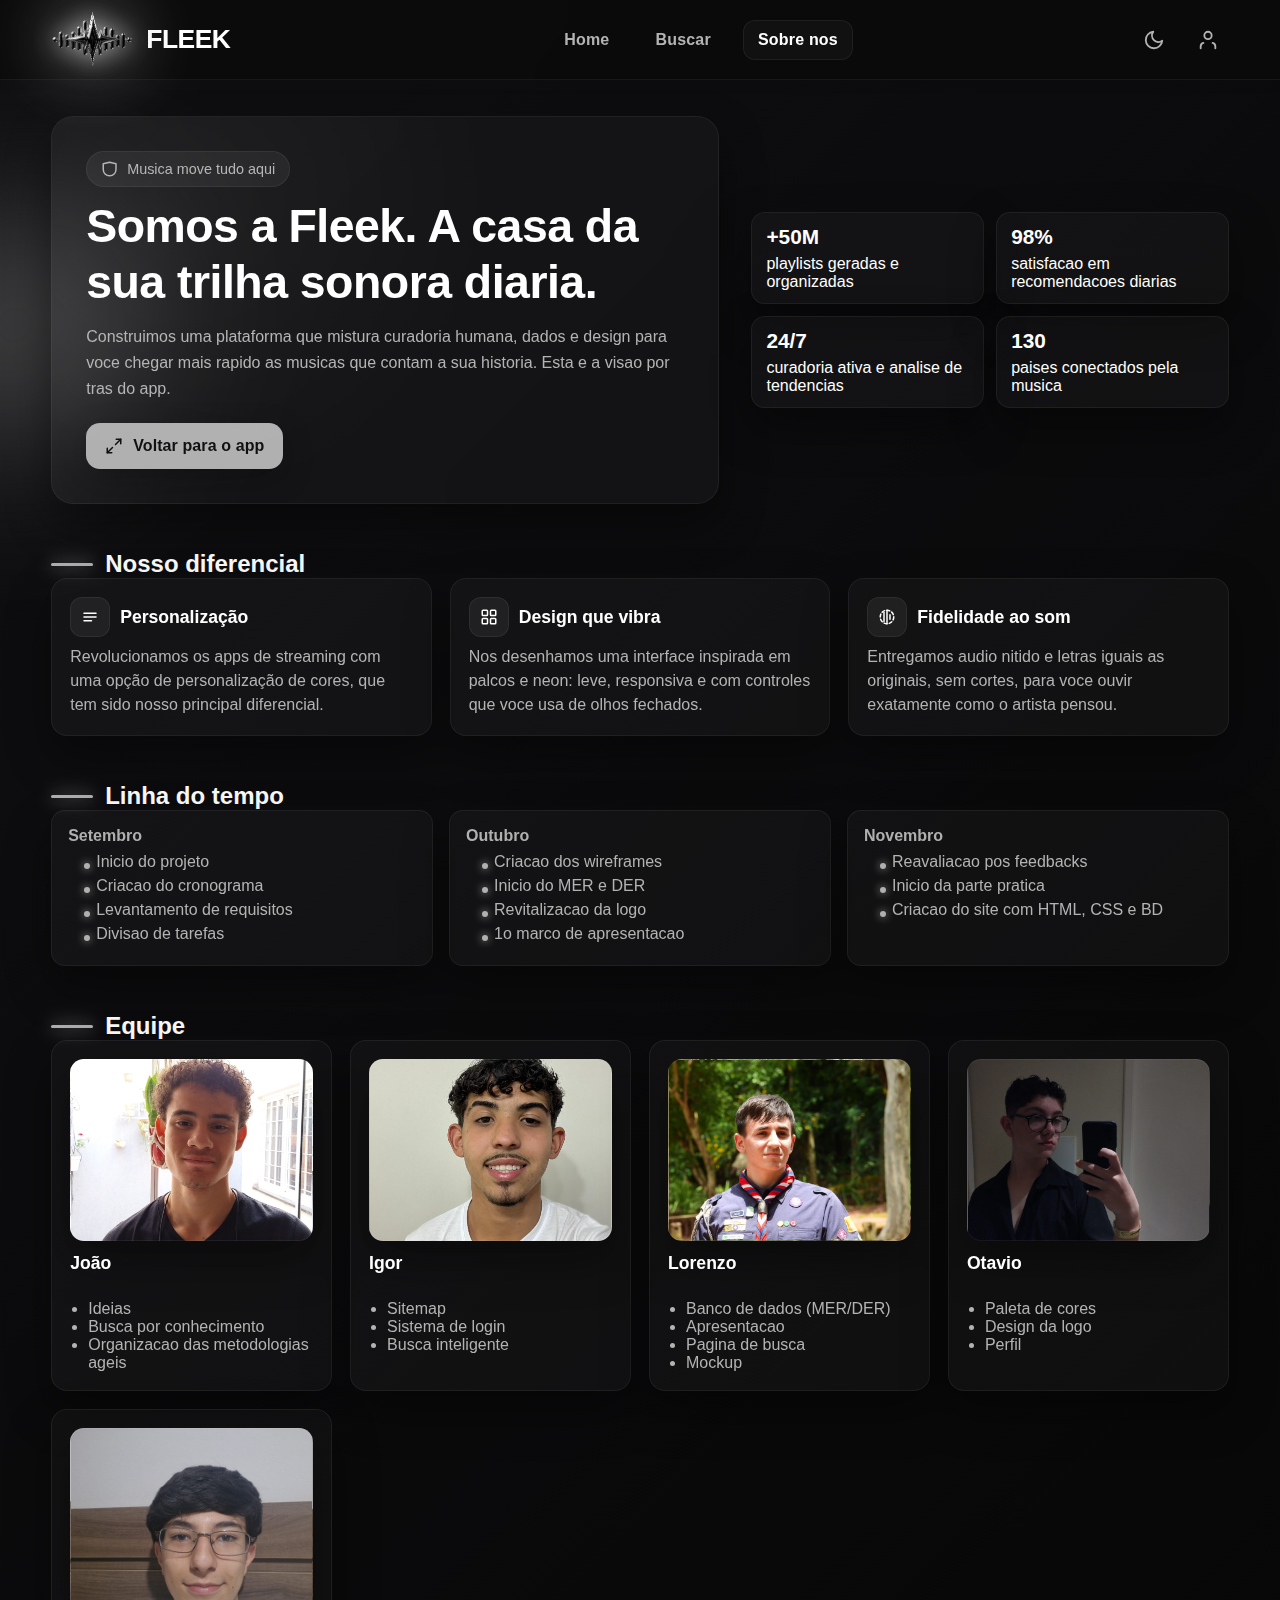
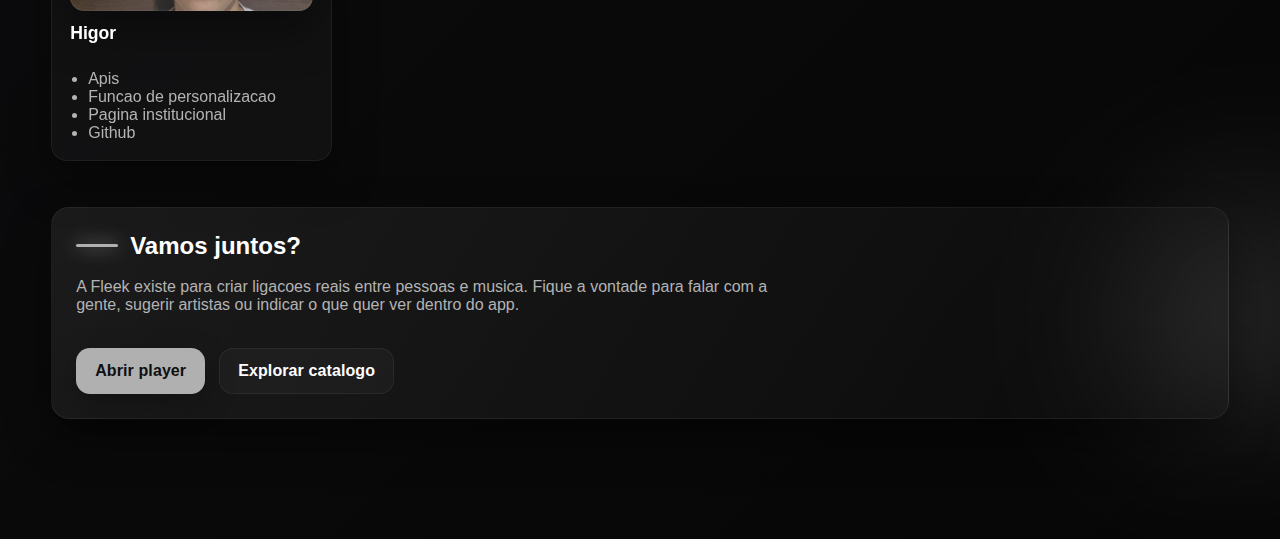
<file: static/sobrenos.html>
<!DOCTYPE html>
<html lang="pt-br">

<head>
    <meta charset="UTF-8">
    <meta name="viewport" content="width=device-width, initial-scale=1.0">
    <title>Fleek | Sobre nos</title>
    <style>
        /* ---------------------------------------
           1. VARIAVEIS E RESET
        --------------------------------------- */
        :root {
            --bg-color: linear-gradient(135deg, #0f0f12 0%, #060606 100%);
            --text-color: #ffffff;
            --text-muted: #b3b3b3;

            --card-bg: rgba(255, 255, 255, 0.03);
            --card-hover: rgba(255, 255, 255, 0.08);
            --card-border: rgba(255, 255, 255, 0.06);
            --card-shadow: 0 20px 45px rgba(0, 0, 0, 0.4);

            --header-bg: rgba(10, 10, 10, 0.7);
            --blur-amount: 24px;
            --accent-color: #b0b0b0;
            --font-main: 'Inter', -apple-system, BlinkMacSystemFont, sans-serif;
        }

        :root.light-mode {
            --bg-color: linear-gradient(135deg, #edf0f6 0%, #e3e5ec 100%);
            --text-color: #0f0f12;
            --text-muted: #4d4d4d;

            --card-bg: rgba(255, 255, 255, 0.82);
            --card-hover: rgba(255, 255, 255, 0.95);
            --card-border: rgba(0, 0, 0, 0.06);
            --card-shadow: 0 12px 30px rgba(0, 0, 0, 0.08);

            --header-bg: rgba(255, 255, 255, 0.82);
        }

        * {
            margin: 0;
            padding: 0;
            box-sizing: border-box;
        }

        body {
            font-family: var(--font-main);
            background: var(--bg-color);
            color: var(--text-color);
            transition: background 0.4s ease, color 0.4s ease;
            min-height: 100vh;
            padding-top: 90px;
            overflow-x: hidden;
        }

        a {
            color: inherit;
            text-decoration: none;
        }

        /* ---------------------------------------
           2. TOPO E NAVEGACAO
        --------------------------------------- */
        .topbar {
            display: flex;
            justify-content: space-between;
            align-items: center;
            padding: 0 4vw;
            height: 80px;
            background: var(--header-bg);
            backdrop-filter: blur(var(--blur-amount));
            -webkit-backdrop-filter: blur(var(--blur-amount));
            border-bottom: 1px solid var(--card-border);
            position: fixed;
            top: 0;
            left: 0;
            width: 100%;
            z-index: 1000;
            transition: background 0.3s ease, border-color 0.3s ease;
            box-shadow: 0 2px 14px rgba(0, 0, 0, 0.08);
        }

        .logo {
            display: flex;
            align-items: center;
            gap: 12px;
            position: relative;
            transition: all 0.3s ease;
        }

        .logo img {
            height: 58px;
            width: auto;
            object-fit: contain;
            z-index: 1;
            filter: drop-shadow(0 0 12px var(--accent-color)) drop-shadow(0 0 35px var(--accent-color));
            transition: filter 0.3s ease;
        }

        .logo h1 {
            font-size: 1.65rem;
            font-weight: 800;
            letter-spacing: -0.5px;
            color: var(--text-color);
        }

        .nav-links {
            display: flex;
            align-items: center;
            gap: 18px;
            margin-left: 40px;
        }

        .nav-link {
            padding: 10px 14px;
            border-radius: 12px;
            color: var(--text-muted);
            font-weight: 600;
            letter-spacing: 0.2px;
            transition: all 0.2s ease;
        }

        .nav-link:hover {
            color: var(--text-color);
            background: var(--card-hover);
        }

        .nav-link.active {
            color: var(--text-color);
            background: var(--card-bg);
            border: 1px solid var(--card-border);
        }

        .menu {
            display: flex;
            gap: 12px;
            align-items: center;
        }

        .icon-btn {
            background: transparent;
            border: none;
            cursor: pointer;
            padding: 10px;
            border-radius: 14px;
            display: flex;
            align-items: center;
            justify-content: center;
            color: var(--text-muted);
            transition: all 0.2s ease;
        }

        .icon-btn:hover {
            background: var(--card-hover);
            color: var(--text-color);
            transform: translateY(-1px);
        }

        .icon-svg {
            width: 22px;
            height: 22px;
            stroke-width: 2px;
        }

        /* ---------------------------------------
           3. LAYOUT PRINCIPAL
        --------------------------------------- */
        .page-shell {
            position: relative;
            padding: 26px 4vw 120px;
            overflow: hidden;
        }

        .bg-shape {
            position: absolute;
            filter: blur(80px);
            opacity: 0.6;
            z-index: 0;
        }

        .bg-shape.one {
            width: 320px;
            height: 320px;
            border-radius: 50%;
            background: radial-gradient(circle at 30% 30%, var(--accent-color), transparent 60%);
            top: 120px;
            left: -100px;
        }

        .bg-shape.two {
            width: 280px;
            height: 280px;
            border-radius: 50%;
            background: radial-gradient(circle at 70% 70%, #6e6e6e, transparent 65%);
            bottom: 120px;
            right: -70px;
        }

        .content {
            position: relative;
            z-index: 1;
            display: flex;
            flex-direction: column;
            gap: 46px;
        }

        .section-title {
            font-size: 1.5rem;
            font-weight: 800;
            display: flex;
            align-items: center;
            gap: 12px;
        }

        .section-title::before {
            content: '';
            width: 42px;
            height: 3px;
            border-radius: 999px;
            background: var(--accent-color);
            box-shadow: 0 0 18px var(--accent-color);
        }

        /* ---------------------------------------
           4. HERO
        --------------------------------------- */
        .hero {
            display: grid;
            grid-template-columns: 1.4fr 1fr;
            gap: 32px;
            align-items: center;
        }

        .hero-card {
            background: var(--card-bg);
            border: 1px solid var(--card-border);
            box-shadow: var(--card-shadow);
            backdrop-filter: blur(18px);
            -webkit-backdrop-filter: blur(18px);
            border-radius: 22px;
            padding: 34px;
            position: relative;
            overflow: hidden;
        }

        .hero-card::after {
            content: '';
            position: absolute;
            inset: 0;
            background: radial-gradient(circle at 20% 20%, rgba(255, 255, 255, 0.04), transparent 50%);
            pointer-events: none;
        }

        .pill {
            display: inline-flex;
            align-items: center;
            gap: 8px;
            padding: 8px 14px;
            border-radius: 999px;
            background: rgba(255, 255, 255, 0.06);
            color: var(--text-muted);
            font-size: 0.9rem;
            border: 1px solid var(--card-border);
        }

        .hero h1 {
            font-size: clamp(2.2rem, 4vw, 2.9rem);
            margin: 12px 0 14px;
            line-height: 1.2;
            letter-spacing: -0.5px;
        }

        .hero p {
            color: var(--text-muted);
            font-size: 1rem;
            max-width: 640px;
            line-height: 1.6;
        }

        .actions {
            margin-top: 22px;
            display: flex;
            gap: 14px;
            flex-wrap: wrap;
        }

        .btn {
            display: inline-flex;
            align-items: center;
            gap: 10px;
            padding: 13px 18px;
            border-radius: 14px;
            font-weight: 700;
            letter-spacing: 0.1px;
            border: 1px solid transparent;
            cursor: pointer;
            transition: all 0.25s ease;
        }

        .btn.primary {
            background: var(--accent-color);
            color: #0f0f12;
            box-shadow: 0 10px 30px rgba(0, 0, 0, 0.25);
        }

        .btn.primary:hover {
            transform: translateY(-1px);
            box-shadow: 0 16px 32px rgba(0, 0, 0, 0.3);
        }

        .btn.ghost {
            background: var(--card-bg);
            border-color: var(--card-border);
            color: var(--text-color);
        }

        .btn.ghost:hover {
            background: var(--card-hover);
        }

        .badge-grid {
            display: grid;
            grid-template-columns: repeat(auto-fit, minmax(160px, 1fr));
            gap: 12px;
        }

        .badge {
            padding: 12px 14px;
            border-radius: 14px;
            background: var(--card-bg);
            border: 1px solid var(--card-border);
            display: flex;
            flex-direction: column;
            gap: 6px;
            box-shadow: var(--card-shadow);
        }

        .badge strong {
            font-size: 1.3rem;
        }
        /* ---------------------------------------
           5. CARTOES E GRADE
        --------------------------------------- */
        .grid {
            display: grid;
            grid-template-columns: repeat(auto-fit, minmax(260px, 1fr));
            gap: 18px;
        }

        .card {
            background: var(--card-bg);
            border: 1px solid var(--card-border);
            border-radius: 16px;
            padding: 18px;
            box-shadow: var(--card-shadow);
            transition: all 0.25s ease;
            position: relative;
            overflow: hidden;
        }

        .card:hover {
            transform: translateY(-6px);
            background: var(--card-hover);
            border-color: var(--accent-color);
        }

        .card h3 {
            font-size: 1.1rem;
            margin-bottom: 8px;
            display: flex;
            align-items: center;
            gap: 10px;
        }

        .card p {
            color: var(--text-muted);
            line-height: 1.5;
        }

        .icon-circle {
            width: 40px;
            height: 40px;
            border-radius: 12px;
            display: inline-flex;
            align-items: center;
            justify-content: center;
            background: rgba(255, 255, 255, 0.06);
            border: 1px solid var(--card-border);
            color: var(--text-color);
        }

        .member-card {
            display: flex;
            flex-direction: column;
            gap: 12px;
        }

        .member-photo {
            width: 100%;
            aspect-ratio: 4/3;
            border-radius: 14px;
            background-size: cover;
            background-position: center;
            border: 1px solid var(--card-border);
            box-shadow: var(--card-shadow);
        }

        /* ---------------------------------------
           6. LINHA DO TEMPO
        --------------------------------------- */
        .timeline {
            display: grid;
            grid-template-columns: repeat(auto-fit, minmax(200px, 1fr));
            gap: 16px;
        }

        .timeline-item {
            background: var(--card-bg);
            border: 1px solid var(--card-border);
            padding: 16px;
            border-radius: 14px;
            position: relative;
            box-shadow: var(--card-shadow);
        }

        .timeline-item strong {
            color: var(--accent-color);
            display: block;
            margin-bottom: 6px;
        }

        .timeline-item ul {
            margin: 8px 0 0;
            padding-left: 16px;
            color: var(--text-muted);
            list-style: none;
        }

        .timeline-item li {
            margin: 6px 0;
            position: relative;
            padding-left: 12px;
        }

        .timeline-item li::before {
            content: '';
            position: absolute;
            left: 0;
            top: 10px;
            width: 6px;
            height: 6px;
            border-radius: 50%;
            background: var(--accent-color);
            box-shadow: 0 0 8px var(--accent-color);
        }

        /* ---------------------------------------
           7. BLOCO FINAL
        --------------------------------------- */
        .cta-block {
            background: linear-gradient(120deg, rgba(255, 255, 255, 0.07), rgba(255, 255, 255, 0.02));
            border: 1px solid var(--card-border);
            border-radius: 18px;
            padding: 24px;
            box-shadow: var(--card-shadow);
            display: flex;
            flex-direction: column;
            gap: 12px;
            align-items: flex-start;
        }

        /* ---------------------------------------
           8. POPOVER DE TEMA
        --------------------------------------- */
        .theme-popover {
            position: fixed;
            top: 90px;
            right: 4vw;
            background: rgba(20, 20, 20, 0.95);
            border: 1px solid var(--card-border);
            backdrop-filter: blur(30px);
            border-radius: 16px;
            padding: 22px;
            width: 300px;
            z-index: 2000;
            box-shadow: 0 20px 50px rgba(0, 0, 0, 0.5);
            opacity: 0;
            visibility: hidden;
            transform: translateY(10px) scale(0.98);
            transition: all 0.3s cubic-bezier(0.4, 0, 0.2, 1);
        }

        .light-mode .theme-popover {
            background: rgba(255, 255, 255, 0.95);
            box-shadow: 0 10px 40px rgba(0, 0, 0, 0.1);
        }

        .theme-popover.active {
            opacity: 1;
            visibility: visible;
            transform: translateY(0) scale(1);
        }

        .popover-header {
            display: flex;
            justify-content: space-between;
            margin-bottom: 16px;
            align-items: center;
        }

        .popover-header h3 {
            font-size: 1rem;
            color: var(--text-color);
        }

        .close-btn {
            background: none;
            border: none;
            color: var(--text-muted);
            font-size: 1.5rem;
            cursor: pointer;
        }

        .theme-toggle {
            background: rgba(255, 255, 255, 0.05);
            padding: 12px;
            border-radius: 10px;
            display: flex;
            justify-content: space-between;
            align-items: center;
            margin-bottom: 16px;
        }

        .light-mode .theme-toggle {
            background: rgba(0, 0, 0, 0.05);
        }

        .color-palette {
            display: grid;
            grid-template-columns: repeat(7, 1fr);
            gap: 8px;
        }

        .color-swatch {
            width: 100%;
            aspect-ratio: 1/1;
            border-radius: 50%;
            cursor: pointer;
            border: 2px solid transparent;
            transition: transform 0.2s;
        }

        .color-swatch:hover {
            transform: scale(1.14);
        }

        .switch {
            position: relative;
            display: inline-block;
            width: 46px;
            height: 26px;
        }

        .switch input {
            display: none;
        }

        .slider {
            position: absolute;
            cursor: pointer;
            top: 0;
            left: 0;
            right: 0;
            bottom: 0;
            background-color: #444;
            transition: .4s;
            border-radius: 34px;
        }

        .slider:before {
            position: absolute;
            content: "";
            height: 20px;
            width: 20px;
            left: 3px;
            bottom: 3px;
            background-color: white;
            transition: .4s;
            border-radius: 50%;
        }

        input:checked+.slider {
            background-color: var(--accent-color);
        }

        input:checked+.slider:before {
            transform: translateX(20px);
        }

        /* ---------------------------------------
           9. RESPONSIVIDADE
        --------------------------------------- */
        @media (max-width: 900px) {
            .hero {
                grid-template-columns: 1fr;
            }

            .nav-links {
                display: none;
            }

            .topbar {
                padding: 0 18px;
            }
        }

        @media (max-width: 640px) {
            .badge-grid {
                grid-template-columns: repeat(auto-fit, minmax(140px, 1fr));
            }
        }
    </style>
</head>
<body>
    <header class="topbar">
        <a href="index.html" class="logo">
            <img src="logopng.png" alt="Fleek Logo">
            <h1>FLEEK</h1>
        </a>

        <nav class="nav-links">
            <a href="index.html" class="nav-link">Home</a>
            <a href="busca.html" class="nav-link">Buscar</a>
            <a href="sobrenos.html" class="nav-link active">Sobre nos</a>
        </nav>

        <div class="menu">
            <button class="icon-btn" id="btn-theme" aria-label="Tema">
                <svg class="icon-svg" viewBox="0 0 24 24" fill="none" stroke="currentColor" stroke-width="1.6"
                    stroke-linecap="round" stroke-linejoin="round">
                    <path d="M21 12.79A9 9 0 1 1 11.21 3 7 7 0 0 0 21 12.79z"></path>
                </svg>
            </button>

            <a href="conta.html" class="icon-btn" aria-label="Perfil">
                <svg class="icon-svg" viewBox="0 0 24 24" fill="none" stroke="currentColor" stroke-width="1.6"
                    stroke-linecap="round" stroke-linejoin="round">
                    <path d="M20 21v-2a4 4 0 0 0-3-3.87"></path>
                    <path d="M4 21v-2a4 4 0 0 1 3-3.87"></path>
                    <circle cx="12" cy="7" r="4"></circle>
                </svg>
            </a>
        </div>
    </header>

    <div class="theme-popover" id="theme-popover">
        <div class="popover-header">
            <h3>Aparencia</h3>
            <button class="close-btn" id="close-popover">&times;</button>
        </div>
        <div class="theme-toggle">
            <span style="color: var(--text-muted); font-size: 0.9rem;">Modo Claro</span>
            <label class="switch">
                <input type="checkbox" id="light-dark-toggle">
                <span class="slider"></span>
            </label>
        </div>
        <div style="margin-top: 10px;">
            <h4 style="color: var(--text-muted); font-size: 0.8rem; margin-bottom: 10px; text-transform: uppercase; letter-spacing: 1px;">
                Cor de Destaque</h4>
            <div class="color-palette">
                <div class="color-swatch" data-color="#b0b0b0" style="background: #b0b0b0; border: 1px solid #888;" title="Prata"></div>
                <div class="color-swatch" data-color="#9f55ff" style="background: #9f55ff;"></div>
                <div class="color-swatch" data-color="#2563eb" style="background: #2563eb;"></div>
                <div class="color-swatch" data-color="#10b981" style="background: #10b981;"></div>
                <div class="color-swatch" data-color="#f59e0b" style="background: #f59e0b;"></div>
                <div class="color-swatch" data-color="#ef4444" style="background: #ef4444;"></div>
                <div class="color-swatch" data-color="#1a1a1a" style="background: #1a1a1a; border: 1px solid #555;" title="Escuro"></div>
            </div>
        </div>
    </div>

    <main class="page-shell">
        <div class="bg-shape one"></div>
        <div class="bg-shape two"></div>

        <div class="content">
            <section class="hero">
                <div class="hero-card">
                    <span class="pill">
                        <svg width="18" height="18" viewBox="0 0 24 24" fill="none" stroke="currentColor" stroke-width="2" stroke-linecap="round" stroke-linejoin="round">
                            <path d="M11.5 21a8.38 8.38 0 0 0 8.5-8.5V5l-8.5-2L3 5v7.5a8.38 8.38 0 0 0 8.5 8.5z" />
                        </svg>
                        Musica move tudo aqui
                    </span>
                    <h1>Somos a Fleek. A casa da sua trilha sonora diaria.</h1>
                    <p>Construimos uma plataforma que mistura curadoria humana, dados e design para voce chegar mais rapido as musicas que contam a sua historia. Esta e a visao por tras do app.</p>
                    <div class="actions">
                        <a href="index.html" class="btn primary">
                            <svg width="18" height="18" viewBox="0 0 24 24" fill="none" stroke="currentColor" stroke-width="2" stroke-linecap="round" stroke-linejoin="round">
                                <polyline points="15 3 21 3 21 9" />
                                <polyline points="9 21 3 21 3 15" />
                                <line x1="21" y1="3" x2="14" y2="10" />
                                <line x1="3" y1="21" x2="10" y2="14" />
                            </svg>
                            Voltar para o app
                        </a>
                    </div>
                </div>

                <div class="badge-grid">
                    <div class="badge">
                        <strong>+50M</strong>
                        <span class="text-muted">playlists geradas e organizadas</span>
                    </div>
                    <div class="badge">
                        <strong>98%</strong>
                        <span class="text-muted">satisfacao em recomendacoes diarias</span>
                    </div>
                    <div class="badge">
                        <strong>24/7</strong>
                        <span class="text-muted">curadoria ativa e analise de tendencias</span>
                    </div>
                    <div class="badge">
                        <strong>130</strong>
                        <span class="text-muted">paises conectados pela musica</span>
                    </div>
                </div>
            </section>
            <section>
                <h2 class="section-title">Nosso diferencial</h2>
                <div class="grid">
                    <div class="card">
                        <h3><span class="icon-circle">
                                <svg width="18" height="18" viewBox="0 0 24 24" fill="none" stroke="currentColor" stroke-width="2" stroke-linecap="round" stroke-linejoin="round">
                                    <path d="M4 7h16" />
                                    <path d="M4 12h16" />
                                    <path d="M4 17h10" />
                                </svg>
                            </span>Personalização</h3>
                        <p>Revolucionamos os apps de streaming com uma opção de personalização de cores, que tem sido nosso principal diferencial.</p>
                    </div>
                    <div class="card">
                        <h3><span class="icon-circle">
                                <svg width="18" height="18" viewBox="0 0 24 24" fill="none" stroke="currentColor" stroke-width="2" stroke-linecap="round" stroke-linejoin="round">
                                    <rect x="3" y="3" width="7" height="7" rx="1" />
                                    <rect x="14" y="3" width="7" height="7" rx="1" />
                                    <rect x="3" y="14" width="7" height="7" rx="1" />
                                    <rect x="14" y="14" width="7" height="7" rx="1" />
                                </svg>
                            </span>Design que vibra</h3>
                        <p>Nos desenhamos uma interface inspirada em palcos e neon: leve, responsiva e com controles que voce usa de olhos fechados.</p>
                    </div>
                    <div class="card">
                        <h3><span class="icon-circle">
                                <svg width="18" height="18" viewBox="0 0 24 24" fill="none" stroke="currentColor" stroke-width="2" stroke-linecap="round" stroke-linejoin="round">
                                    <path d="M12 3v18" />
                                    <path d="M8 6v12" />
                                    <path d="M16 9v6" />
                                    <circle cx="12" cy="12" r="9" stroke-dasharray="4 3" />
                                </svg>
                            </span>Fidelidade ao som</h3>
                        <p>Entregamos audio nitido e letras iguais as originais, sem cortes, para voce ouvir exatamente como o artista pensou.</p>
                    </div>
                </div>
            </section>

            <section>
                <h2 class="section-title">Linha do tempo</h2>
                <div class="timeline">
                    <div class="timeline-item">
                        <strong>Setembro</strong>
                        <ul>
                            <li>Inicio do projeto</li>
                            <li>Criacao do cronograma</li>
                            <li>Levantamento de requisitos</li>
                            <li>Divisao de tarefas</li>
                        </ul>
                    </div>
                    <div class="timeline-item">
                        <strong>Outubro</strong>
                        <ul>
                            <li>Criacao dos wireframes</li>
                            <li>Inicio do MER e DER</li>
                            <li>Revitalizacao da logo</li>
                            <li>1o marco de apresentacao</li>
                        </ul>
                    </div>
                    <div class="timeline-item">
                        <strong>Novembro</strong>
                        <ul>
                            <li>Reavaliacao pos feedbacks</li>
                            <li>Inicio da parte pratica</li>
                            <li>Criacao do site com HTML, CSS e BD</li>
                        </ul>
                    </div>
                </div>
            </section>

            <section>
                <h2 class="section-title">Equipe</h2>
                <div class="grid">
                    <div class="card member-card">
                        <div class="member-photo" style="background-image: url('joao.png');"></div>
                        <h3>João</h3>
                        <ul style="color: var(--text-muted); padding-left: 18px; margin-top: 6px; list-style: disc;">
                            <li>Ideias</li>
                            <li>Busca por conhecimento</li>
                            <li>Organizacao das metodologias ageis</li>
                        </ul>
                    </div>
                    <div class="card member-card">
                        <div class="member-photo" style="background-image: url('Igor.jpeg');"></div>
                        <h3>Igor</h3>
                        <ul style="color: var(--text-muted); padding-left: 18px; margin-top: 6px; list-style: disc;">
                            <li>Sitemap</li>
                            <li>Sistema de login</li>
                            <li>Busca inteligente</li>
                        </ul>
                    </div>
                    <div class="card member-card">
                        <div class="member-photo" style="background-image: url('Lorenzo.jpeg');"></div>
                        <h3>Lorenzo</h3>
                        <ul style="color: var(--text-muted); padding-left: 18px; margin-top: 6px; list-style: disc;">
                            <li>Banco de dados (MER/DER)</li>
                            <li>Apresentacao</li>
                            <li>Pagina de busca</li>
                            <li>Mockup</li>
                        </ul>
                    </div>
                    <div class="card member-card">
                        <div class="member-photo" style="background-image: url('Ottavio.jpeg');"></div>
                        <h3>Otavio</h3>
                        <ul style="color: var(--text-muted); padding-left: 18px; margin-top: 6px; list-style: disc;">
                            <li>Paleta de cores</li>
                            <li>Design da logo</li>
                            <li>Perfil</li>
                        </ul>
                    </div>
                    <div class="card member-card">
                        <div class="member-photo" style="background-image: url('Higor.jpeg');"></div>
                        <h3>Higor</h3>
                        <ul style="color: var(--text-muted); padding-left: 18px; margin-top: 6px; list-style: disc;">
                            <li>Apis</li>
                            <li>Funcao de personalizacao</li>
                            <li>Pagina institucional</li>
                            <li>Github</li>
                        </ul>
                    </div>
                </div>
            </section>

            <section>
                <div class="cta-block">
                    <h2 class="section-title" style="margin-bottom: 6px;">Vamos juntos?</h2>
                    <p style="color: var(--text-muted); max-width: 720px;">A Fleek existe para criar ligacoes reais entre pessoas e musica. Fique a vontade para falar com a gente, sugerir artistas ou indicar o que quer ver dentro do app.</p>
                    <div class="actions">
                        <a href="index.html" class="btn primary">Abrir player</a>
                        <a href="busca.html" class="btn ghost">Explorar catalogo</a>
                    </div>
                </div>
            </section>
        </div>
    </main>
    <script>
        const root = document.documentElement;
        const themeBtn = document.getElementById('btn-theme');
        const popover = document.getElementById('theme-popover');
        const closePop = document.getElementById('close-popover');

        themeBtn.addEventListener('click', () => popover.classList.toggle('active'));
        closePop.addEventListener('click', () => popover.classList.remove('active'));

        document.getElementById('light-dark-toggle').addEventListener('change', (e) => {
            root.classList.toggle('light-mode');
            localStorage.setItem('fleek-theme', root.classList.contains('light-mode') ? 'light' : 'dark');
        });

        document.querySelectorAll('.color-swatch').forEach(s => {
            s.addEventListener('click', () => {
                root.style.setProperty('--accent-color', s.dataset.color);
                localStorage.setItem('fleek-accent-v2', s.dataset.color);
            });
        });

        if (localStorage.getItem('fleek-theme') === 'light') {
            root.classList.add('light-mode');
            document.getElementById('light-dark-toggle').checked = true;
        }

        const savedAccent = localStorage.getItem('fleek-accent-v2');
        if (!savedAccent || savedAccent === '#9f55ff') {
            root.style.setProperty('--accent-color', '#b0b0b0');
        } else {
            root.style.setProperty('--accent-color', savedAccent);
        }
    </script>
</body>

</html>
</file>
